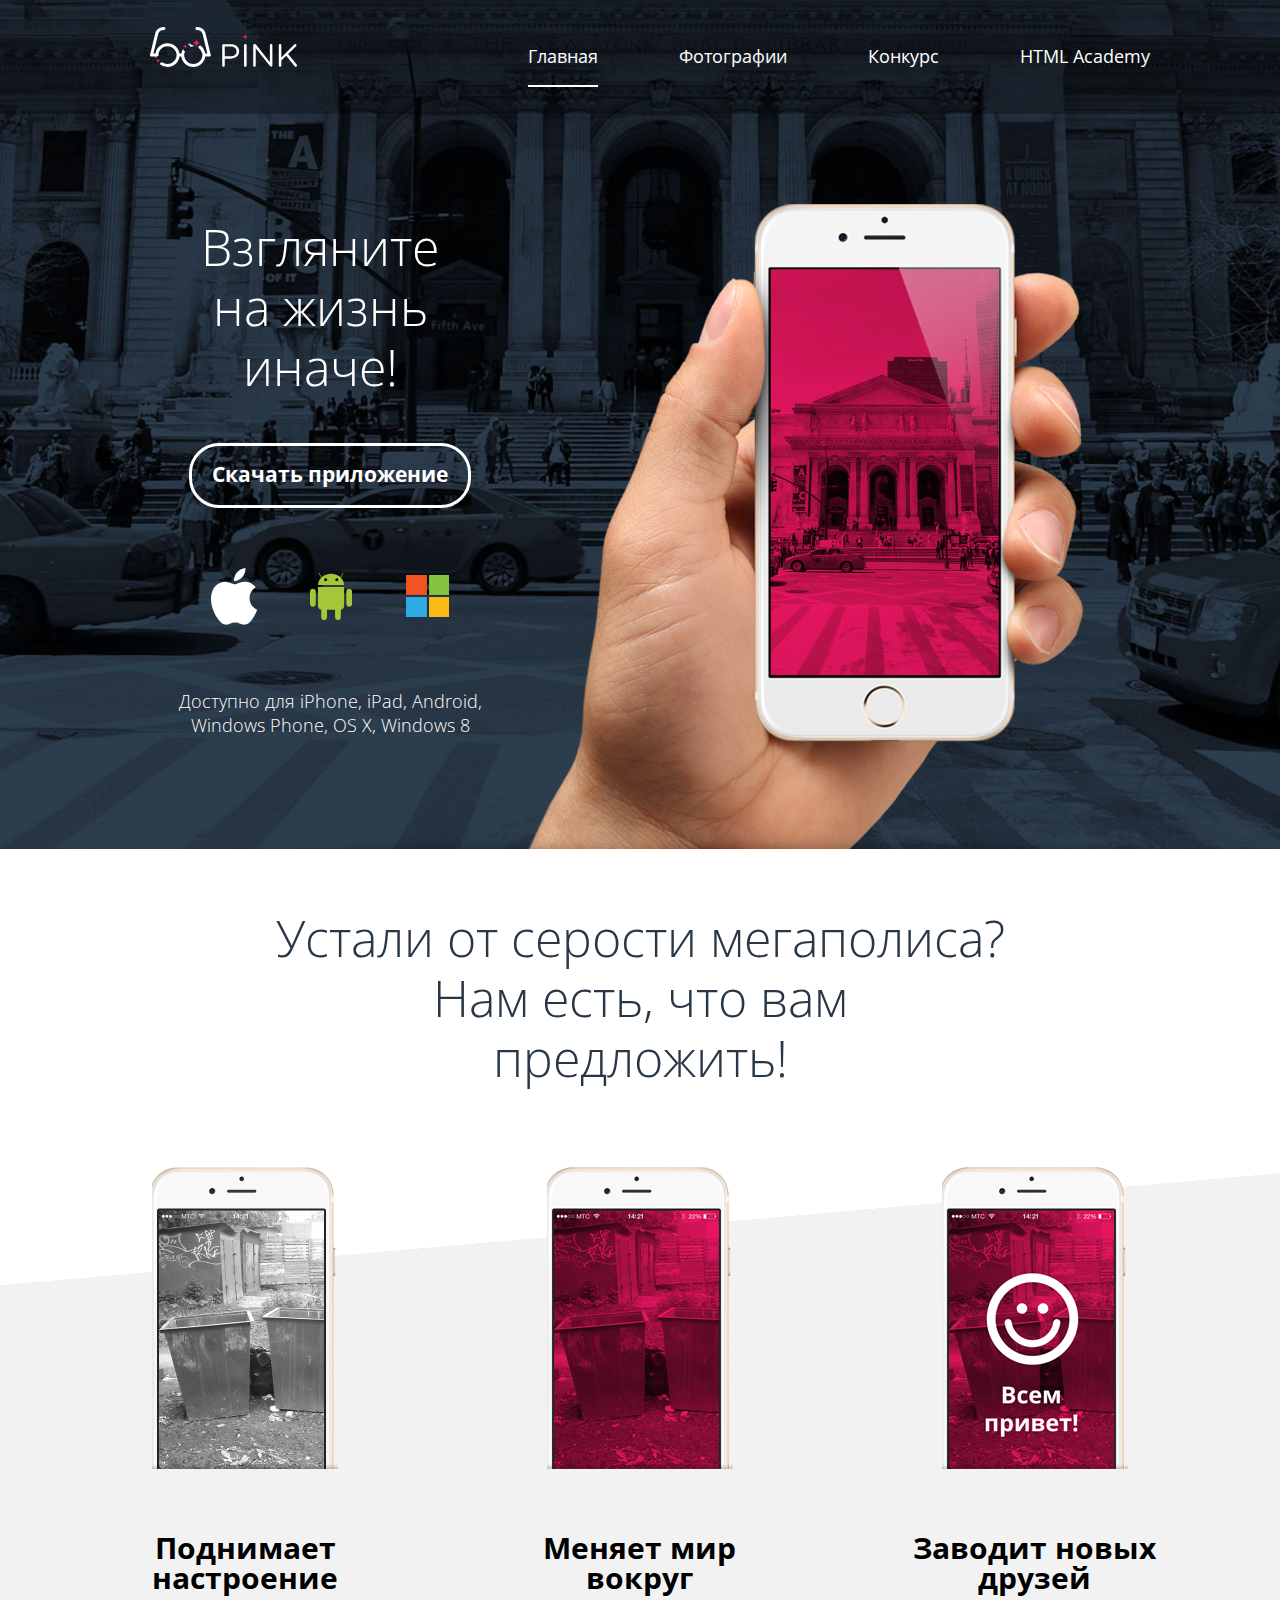
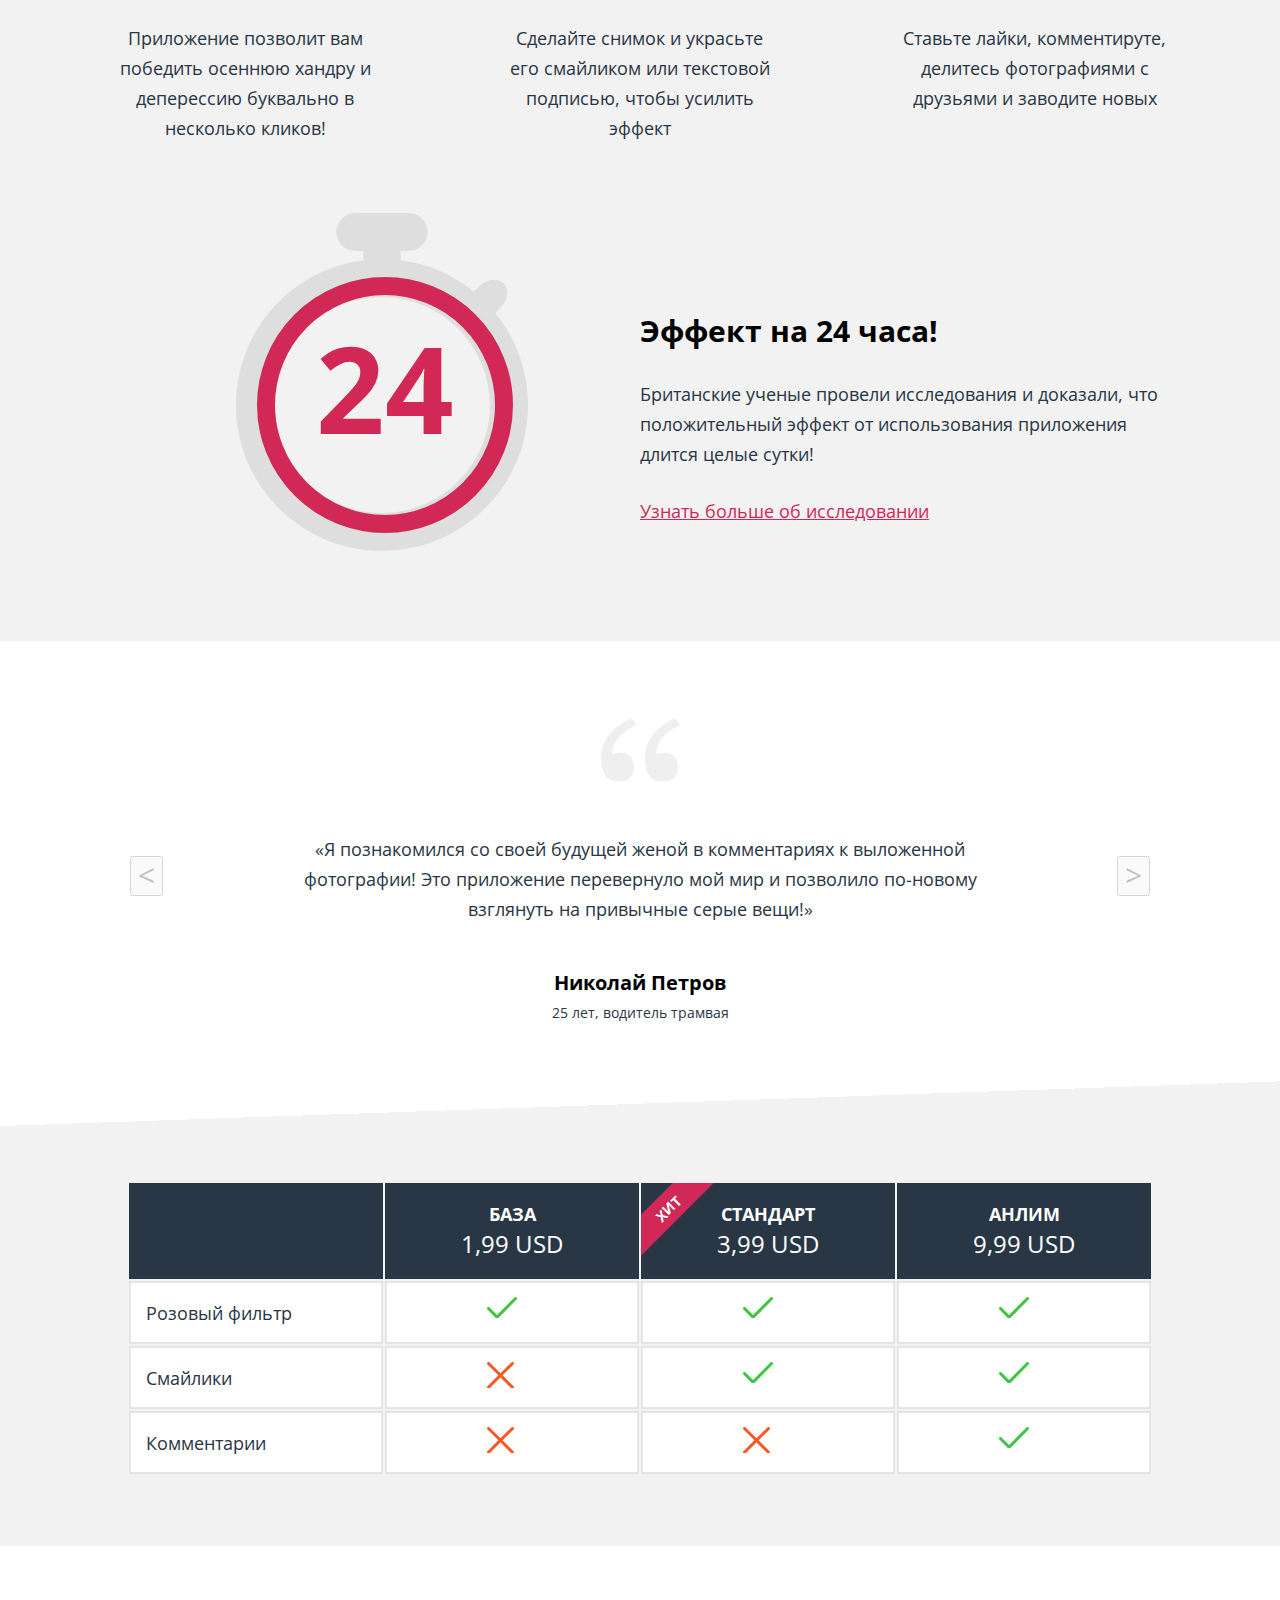
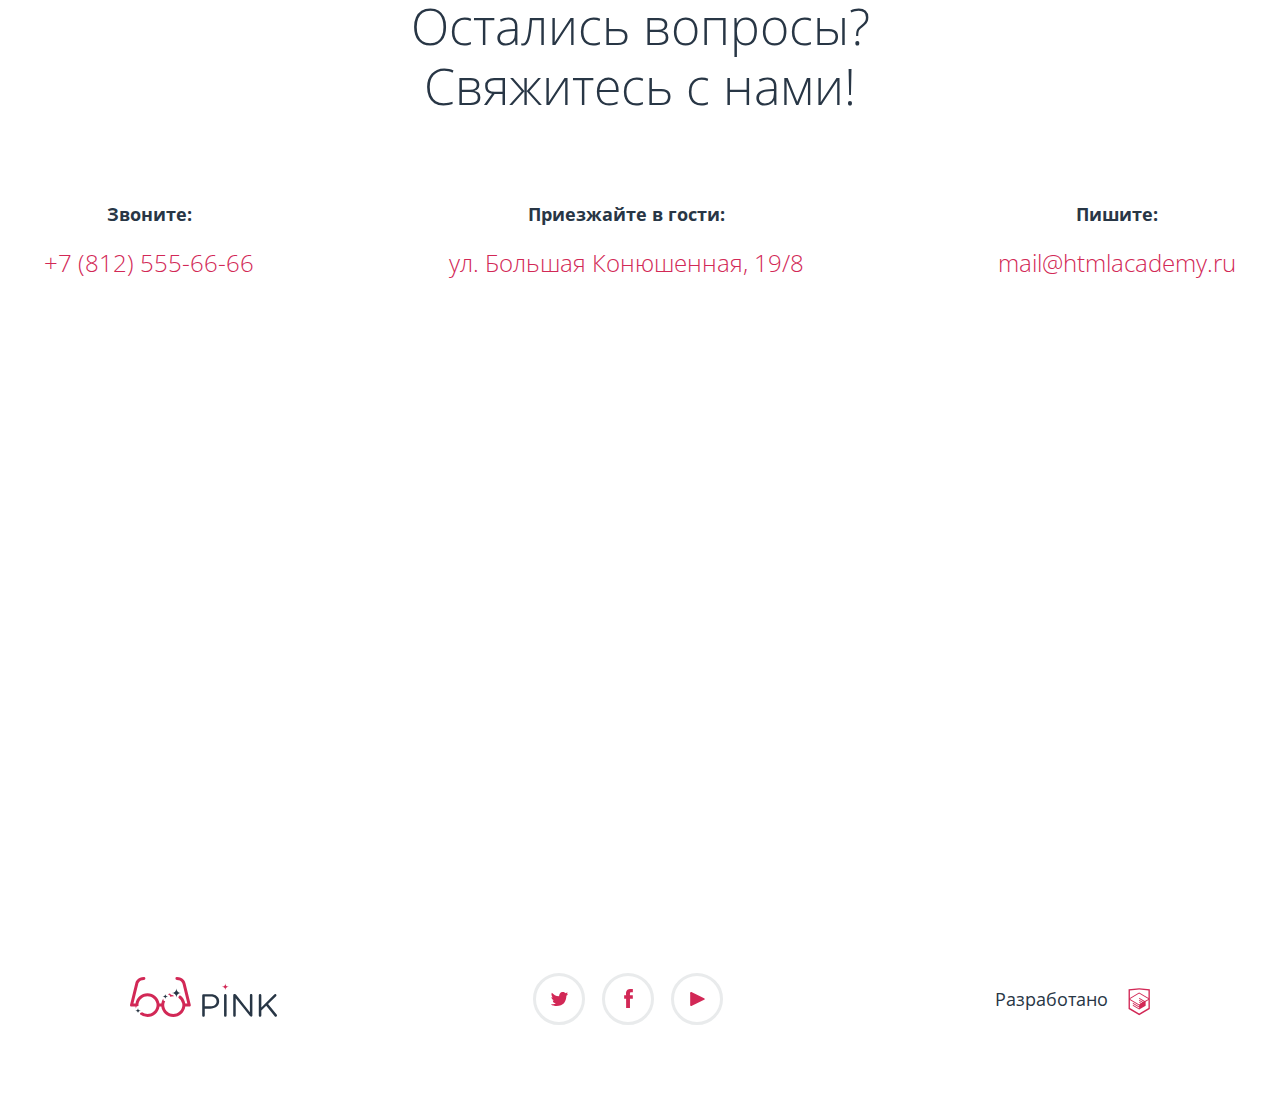
<file: index.html>
<!DOCTYPE html>
<html lang="ru">
  <head>
    <meta charset="utf-8">
    <title>HTML Academy: Пинк</title>
    <meta name="viewport" content="width=device-width,initial-scale=1">
    <meta name="format-detection" content="telephone=no">
    <link href="css/style.min.css" rel="stylesheet">
    <link href="https://fonts.googleapis.com/css2?family=Open+Sans:wght@300;400;700&display=swap" rel="stylesheet">
  </head>
  <body>

    <div style="display: none">
      <svg xmlns="http://www.w3.org/2000/svg" xmlns:xlink="http://www.w3.org/1999/xlink">
        <symbol id="icon-android" viewbox="0 0 42.084 47.041">
          <path fill="#A4C639" d="M34.144,14.009H7.945c-0.009,0.11-0.018,0.22-0.018,0.333v18.755c0,1.926,1.457,3.49,3.316,3.627v7.43 c0,1.594,1.291,2.885,2.885,2.885c1.593,0,2.885-1.291,2.885-2.885v-7.42h8.058v7.42c0,1.594,1.291,2.885,2.885,2.885 c1.595,0,2.886-1.291,2.886-2.885v-7.434c1.858-0.137,3.315-1.701,3.315-3.627V14.342C34.157,14.229,34.153,14.119,34.144,14.009z"></path>
          <path id="c-4-9-2-9-2-9" fill="#A4C639" d="M2.886,15.679L2.886,15.679c1.593,0,2.886,1.292,2.886,2.885v12.378 c0,1.595-1.292,2.886-2.886,2.886l0,0C1.292,33.828,0,32.537,0,30.942V18.564C0,16.97,1.292,15.679,2.886,15.679z"></path>
          <path id="c-4-1-7-3-8-4" fill="#A4C639" d="M39.198,15.679L39.198,15.679c1.595,0,2.886,1.292,2.886,2.885v12.378 c0,1.595-1.291,2.886-2.886,2.886l0,0c-1.594,0-2.885-1.291-2.885-2.886V18.564C36.313,16.97,37.604,15.679,39.198,15.679z"></path>
          <path fill="#A4C639" d="M8.03,11.967h26.026c-0.039-2.783-1.234-5.322-3.187-7.275l2.446-4.235c0.082-0.146,0.031-0.331-0.112-0.415 c-0.146-0.084-0.331-0.034-0.415,0.111L30.416,4.26c-2.052-1.853-6.249-3.4-9.374-3.4l0,0c-3.016,0-7.322,1.547-9.374,3.4 L9.296,0.152C9.213,0.007,9.027-0.042,8.881,0.041C8.736,0.125,8.686,0.311,8.77,0.456l2.445,4.235 C9.265,6.645,8.068,9.184,8.03,11.967z M25.323,6.804c-0.002-0.805,0.664-1.46,1.488-1.462c0.826-0.002,1.494,0.648,1.498,1.454 c0,0.002,0,0.005,0,0.008c0.002,0.805-0.664,1.46-1.49,1.462c-0.823,0.002-1.493-0.649-1.496-1.454 C25.323,6.81,25.323,6.807,25.323,6.804z M14.18,6.804c-0.001-0.805,0.665-1.46,1.489-1.462c0.824-0.002,1.494,0.648,1.497,1.454 c0,0.002,0,0.005,0,0.008c0.002,0.805-0.664,1.46-1.488,1.462c-0.825,0.002-1.495-0.649-1.498-1.454 C14.18,6.81,14.18,6.807,14.18,6.804z"></path>
        </symbol>
        <symbol id="icon-apple" viewbox="0 0 46.21 56.753">
          <path fill="#FFFFFF" d="M38.593,30.15c0.081,8.59,7.535,11.447,7.617,11.483c-0.062,0.202-1.19,4.073-3.927,8.072 c-2.365,3.457-4.82,6.901-8.688,6.973c-3.799,0.07-5.021-2.253-9.365-2.253c-4.344,0-5.702,2.182-9.298,2.32 c-3.733,0.142-6.576-3.739-8.961-7.184c-4.875-7.046-8.598-19.91-3.597-28.593c2.484-4.313,6.925-7.043,11.743-7.114 c3.666-0.069,7.126,2.466,9.366,2.466c2.241,0,6.444-3.049,10.865-2.601c1.85,0.077,7.044,0.747,10.38,5.629 C44.459,19.519,38.531,22.971,38.593,30.15 M31.453,9.062C33.435,6.662,34.769,3.323,34.405,0c-2.857,0.115-6.312,1.904-8.36,4.302 c-1.837,2.123-3.445,5.521-3.011,8.778C26.218,13.326,29.47,11.461,31.453,9.062"></path>
        </symbol>
        <symbol id="icon-microsoft" viewbox="0 0 43.922 41.992">
          <g>
            <path id="path5058" fill="#F05423" d="M20.874,19.953H0V0h20.874V19.953z"></path>
            <path id="path5060" fill="#84C441" d="M43.922,19.953H23.049V0h20.873V19.953z"></path>
            <path id="path5062" fill="#2DABE2" d="M20.873,41.992H0V22.04h20.873V41.992z"></path>
            <path id="path5064" fill="#F9BC15" d="M43.922,41.992H23.049V22.04h20.873V41.992z"></path>
          </g>
        </symbol>
        <symbol id="icon-twitter" viewBox="0 0 17.5 14.663">
          <g id="W6EeEF_1_">
            <g>
              <path fill-rule="evenodd" clip-rule="evenodd" d="M11.283,0.153c1.736-0.485,3.074,0.263,3.685,1.151 c0.694-0.226,1.372-0.47,2.072-0.691c-0.004,0.841-0.538,1.478-0.883,1.727C16.861,2.506,17.5,1.86,17.5,1.86 c-0.175,0.976-1.035,1.746-1.611,1.977C15.65,10.429,12.617,14.793,5.507,14.66c-0.538,0,0.077,0-0.46,0 c-0.422,0-4.29-0.45-5.047-1.843c2.341,0.192,4.011-0.412,4.835-1.15c-0.989-0.293-2.761-0.464-3.07-2.881 c0.362,0.105,0.583,0.223,1.228,0.117C1.757,8.067,0.385,7.366,0.461,5.218c0.294,0.32,1.1,0.523,1.381,0.461 c-0.725-0.235-2.03-3.281-0.921-4.836C2.794,2.654,4.769,4.364,8.29,4.528C8.506,2.288,9.461,0.787,11.283,0.153z"></path>
            </g>
          </g>
        </symbol>
        <symbol id="icon-youtube" viewBox="0 0 14.64 13.96">
          <path d="M1.775,13.78C0.799,14.257,0,13.758,0,12.671V1.29c0-1.088,0.799-1.585,1.775-1.109l12.133,5.932 c0.975,0.478,0.975,1.258,0,1.736L1.775,13.78z"></path>
        </symbol>
        <symbol id="icon-fb" viewBox="0 0 8.673 18.944">
          <path d="M6.275,3.357c0.799,0,1.599,0,2.398,0c0-1.119,0-2.238,0-3.357c-0.959,0-1.92,0-2.878,0C2.656,0.181,1.54,2.387,1.948,6.115 H0v3.517h1.958c0,3.104,0,6.208,0,9.312c1.279,0,2.558,0,3.837,0c0-3.104,0-6.208,0-9.312h2.857V6.115H5.786 C5.765,5.07,5.75,3.709,6.275,3.357z"></path>
        </symbol>
        <symbol id="icon-htmlacademy" viewbox="0 0 50 50">
          <path d="M30.2 5H30L10.3 7.1v36.2L30 55l19.7-11.7V7.1L30.2 5zm17 36.8L30 52 12.8 41.8V27l17.1 10.2V39l-11.7-7v1.8L30 40.9v1.9l-11.8-7v1.8l11.8 7 11.9-7.1v-7.6l5.3-3.2v15.1zm-.1-17l-4.7 2.8-2.2 1.3-10.3-6.1v1.8l8.8 5.3h-.1l-.2.1-1.3.7-7.3-4.3v1.8l5.8 3.4-1.4.9-4.3-2.6v1.8l2.9 1.7-2.9 1.7-17-10.1 17-10.2 17.2 10zm.1-1.8L29.9 12.8 12.8 23V9.4L30 7.6l17.2 1.8V23z">
          </path>
        </symbol>
      </svg>
    </div>

    <div class="wrapper">
      <header class="header">
        <div class="header__menu">
        <a class="header__logo" href="index.html">
          <picture>
            <source media="(min-width: 1200px)" srcset="img/logo-pink-white-desktop.svg">
            <source media="(min-width: 700px)" srcset="img/logo-pink-white-tablet.svg">
            <img class="header__logo-image" src="img/logo-pink-white-mobile.svg" width="75" height="22" alt="Pink logo">
          </picture>
        </a>
        <nav class="site-nav site-nav--closed site-nav--nojs">
          <button class="site-nav__toggle" type="button"><span class="visually-hidden">Открыть меню</span></button>
          <ul class="site-nav__list">
            <li class="site-nav__item"><a href="index.html" class="site-nav__link site-nav__link--active">Главная</a>
            </li>
            <li class="site-nav__item"><a href="photo.html" class="site-nav__link">Фотографии</a>
            </li>
            <li class="site-nav__item"><a href="form.html" class="site-nav__link">Конкурс</a>
            </li>
            <li class="site-nav__item"><a href="https://htmlacademy.ru" class="site-nav__link">HTML Academy</a>
            </li>
          </ul>
        </nav>
      </div>
        <div class="header__promo">
          <h1 class="header__title">Взгляните на жизнь иначе!</h1>
          <section class="promo-block">
            <div class="promo-block__wrapper">
              <a href="#" class="promo-block__download-button">Скачать приложение</a>
              <ul class="promo-block__download-icons">
                <li class="promo-block__apple-icon">
                  <svg class="promo-block__icon" width="46.21px" height="56.753px">
                    <use xlink:href="#icon-apple"></use>
                  </svg>
                </li>
                <li class="promo-block__android-icon">
                  <svg class="promo-block__icon" width="42.084px" height="47.041px">
                    <use xlink:href="#icon-android"></use>
                  </svg>
                </li>
                <li class="promo-block__microsoft-icon">
                  <svg class="promo-block__icon" width="43.922px" height="41.992px">
                    <use xlink:href="#icon-microsoft"></use>
                  </svg>
                </li>
              </ul>
              <p class="promo-block__download-description">Доступно для iPhone, iPad, Android, Windows Phone, OS X, Windows 8</p>
            </div>
          </section>
        </div>
      </header>
      <main class="main">

        <section class="advantages">
          <h2 class="advantages__title">Устали от серости мегаполиса?</h2>
          <h2 class="advantages__title advantages__title--last">Нам есть, что вам предложить!</h2>
          <ul class="advantages__list">
            <div class="advantages__list--inner">
              <li class="advantages__item">
                <h3 class="advantages__name advantages__item--smile">Поднимает настроение</h3>
                <p class="advantages__description">Приложение позволит вам победить осеннюю хандру и деперессию буквально в несколько кликов!</p>
              </li>
              <li class="advantages__item advantages__item--world">
                <h3 class="advantages__name">Меняет мир вокруг</h3>
                <p class="advantages__description"> Сделайте снимок и украсьте его смайликом или текстовой подписью, чтобы усилить эффект</p>
              </li>
              <li class="advantages__item advantages__item--friends">
                <h3 class="advantages__name">Заводит новых друзей</h3>
                <p class="advantages__description">Ставьте лайки, комментируте, делитесь фотографиями с друзьями и заводите новых</p>
              </li>
            </div>
            <li class="advantages__item advantages__item--time">
              <div class="advantages__item--inner">
                <h3 class="advantages__name">Эффект на 24 часа!</h3>
                <p class="advantages__description">Британские ученые провели исследования и доказали, что положительный эффект от использования приложения длится целые сутки!</p>
                <a class="advantages__link" href="#">Узнать больше об исследовании</a>
              </div>
            </li>
          </ul>
        </section>
        <section class="reviews">
          <div class="reviews__list">
            <article class="reviews__item reviews__item--active">
              <h3 class="reviews__author">Николай Петров
                <span class="reviews__author-description">25 лет, водитель трамвая</span></h3>
              <p class="reviews__text">«Я познакомился со своей будущей женой в
                комментариях к выложенной фотографии! Это приложение перевернуло мой мир и позволило по-новому взглянуть на
                привычные серые вещи!»</p>
            </article>
            <article class="reviews__item">
              <h3 class="reviews__author">Игорь Василенок
                <span class="reviews__author-description">25 лет, водитель автобуса</span></h3>
              <p class="reviews__text">«Это приложение перевернуло мой мир и позволило по-новому взглянуть на
                привычные серые вещи! Лучше приложения не видел!»</p>
            </article>
            <article class="reviews__item">
              <h3 class="reviews__author">Иван Иванов
                <span class="reviews__author-description">29 лет, инженер</span></h3>
              <p class="reviews__text">«Это просто невероятно!»</p>
            </article>
          </div>
          <div class="reviews__buttons">
            <button class="reviews__btn reviews__btn--previous" id="previous">&lt;</button>
            <button class="reviews__btn reviews__btn--next" id="next">&gt;</button>
            <div class="reviews__radio-wrapper">
              <input class="reviews__switcher" type="radio" name="review" id="review-radio-1">
              <input class="reviews__switcher" type="radio" name="review" id="review-radio-2" checked="">
              <input class="reviews__switcher" type="radio" name="review" id="review-radio-3">
              <label class="slider__btn" for="price-radio-1">1</label>
              <label class="slider__btn slide__btn--active" for="review-radio-2">2</label>
              <label class="slider__btn" for="price-radio-3">3</label>
            </div>
          </div>
        </section>
        <section class="price">
          <div class="price__wrapper">
          <input class="price__switcher" type="radio" name="price" id="price-radio-1">
          <input class="price__switcher" type="radio" name="price" id="price-radio-2" checked="">
          <input class="price__switcher" type="radio" name="price" id="price-radio-3">
          <table class="price__list">
            <thead class="price__list-head">
              <tr>
                <th class="price__value price__value--empty"></th>
                <th class="price__value">База<p>1,99 USD</p></th>
                <th class="price__value price__value--hit">Стандарт<p>3,99 USD</p></th>
                <th class="price__value">Анлим<p>9,99 USD</p></th>
              </tr>
            </thead>
            <tbody class="price__list-body">
              <tr>
                <td class="price__field price__field--empty price__field--fill">Розовый фильтр</td>
                <td class="price__field price__field--ok">Розовый фильтр</td>
                <td class="price__field price__field--ok">Розовый фильтр</td>
                <td class="price__field price__field--ok">Розовый фильтр</td>
              </tr>
              <tr>
                <td class="price__field price__field--empty price__field--fill">Смайлики</td>
                <td class="price__field price__field--cancel">Смайлики</td>
                <td class="price__field price__field--ok">Смайлики</td>
                <td class="price__field price__field--ok">Смайлики</td>
              </tr>
              <tr>
                <td class="price__field price__field--empty price__field--fill">Комментарии</td>
                <td class="price__field price__field--cancel">Комментарии</td>
                <td class="price__field price__field--cancel">Комментарии</td>
                <td class="price__field price__field--ok">Комментарии</td>
              </tr>
            </tbody>
          </table>
          <div class="slider slider-items--none price__nav">
            <label class="slider__btn" for="price-radio-1">1</label>
            <label class="slider__btn slider-items__btn--active" for="price-radio-2">2</label>
            <label class="slider__btn" for="price-radio-3">3</label>
          </div>
        </div>
        </section>

      </main>
      <footer class="footer">
        <section class="footer__contacts contacts">
          <div class="contacts__wrapper">
            <h2 class="contacts__title">Остались вопросы?
              Свяжитесь с нами!</h2>
            <div class="contacts__items">
              <div class="contacts__item">
                <p class="contacts__item-title">Звоните:</p>
                <p class="contacts__item-info">+7 (812) 555-66-66</p>
              </div>
              <div class="contacts__item">
                <p class="contacts__item-title">Приезжайте в гости:</p>
                <p class="contacts__item-info">ул. Большая
                  Конюшенная, 19/8</p>
              </div>
              <div class="contacts__item">
                <p class="contacts__item-title">Пишите:</p>
                <p class="contacts__item-info contacts__item-info--mail">mail@htmlacademy.ru</p>
              </div>
            </div>
          </div>
          <div class="contacts__map" id="map">
            <span class="visually-hidden">Карта</span>
              <script src="https://api-maps.yandex.ru/2.1/?lang=ru_RU&amp;apikey=e8de7724-4389-4305-9e95-dcaf82fd0420" type="text/javascript"></script>
          </div>
        </section>
        <div class="footer__container">
          <a href="#" class="footer__logo">
            <img class="footer__logo-image" src="img/logo-pink-blue-desktop.svg" width="147" height="40" alt="PINK">
          </a>
          <div class="footer__social social">
            <ul class="social__list">
              <li class="social__item">
                <a class="social__link social__link--twitter" href="https://twitter.com"><span class="visually-hidden">Мы в твиттер</span>
                  <svg class="social__icon social__icon--twitter" width="17" height="18">
                    <use xlink:href="#icon-twitter"></use>
                  </svg>
                </a>
              </li>
              <li class="social__item">
                <a class="social__link social__link--facebook" href="https://www.facebook.com/htmlacademy">
                  <span class="visually-hidden">Мы в Фейсбуке</span>
                  <svg class="social__icon social__icon--fb" width="9" height="19">
                    <use xlink:href="#icon-fb"></use>
                  </svg>
                </a>
              </li>
              <li class="social__item">
                <a class="social__link social__link--youtube" href="https://www.youtube.com">
                  <span class="visually-hidden">Мы в YouTube</span>
                  <svg class="social__icon social__icon--youtube" width="15" height="14">
                    <use xlink:href="#icon-youtube"></use>
                  </svg>
                </a>
              </li>
            </ul>
          </div>
          <div class="footer__copyright copyright">
            <a class="copyright__link" href="https://htmlacademy.ru/intensive/adaptive">
              <span>Разработано</span>
              <svg class="copyriht__icon" width="27" height="34">
                <use xlink:href="#icon-htmlacademy"></use>
              </svg>
            </a>
          </div>
        </div>
      </footer>
    </div>
    <script src="js/menu.js"></script>
    <script src="js/map.js"></script>
    <script src="js/slider.js"></script>
  </body>
</html>
</file>
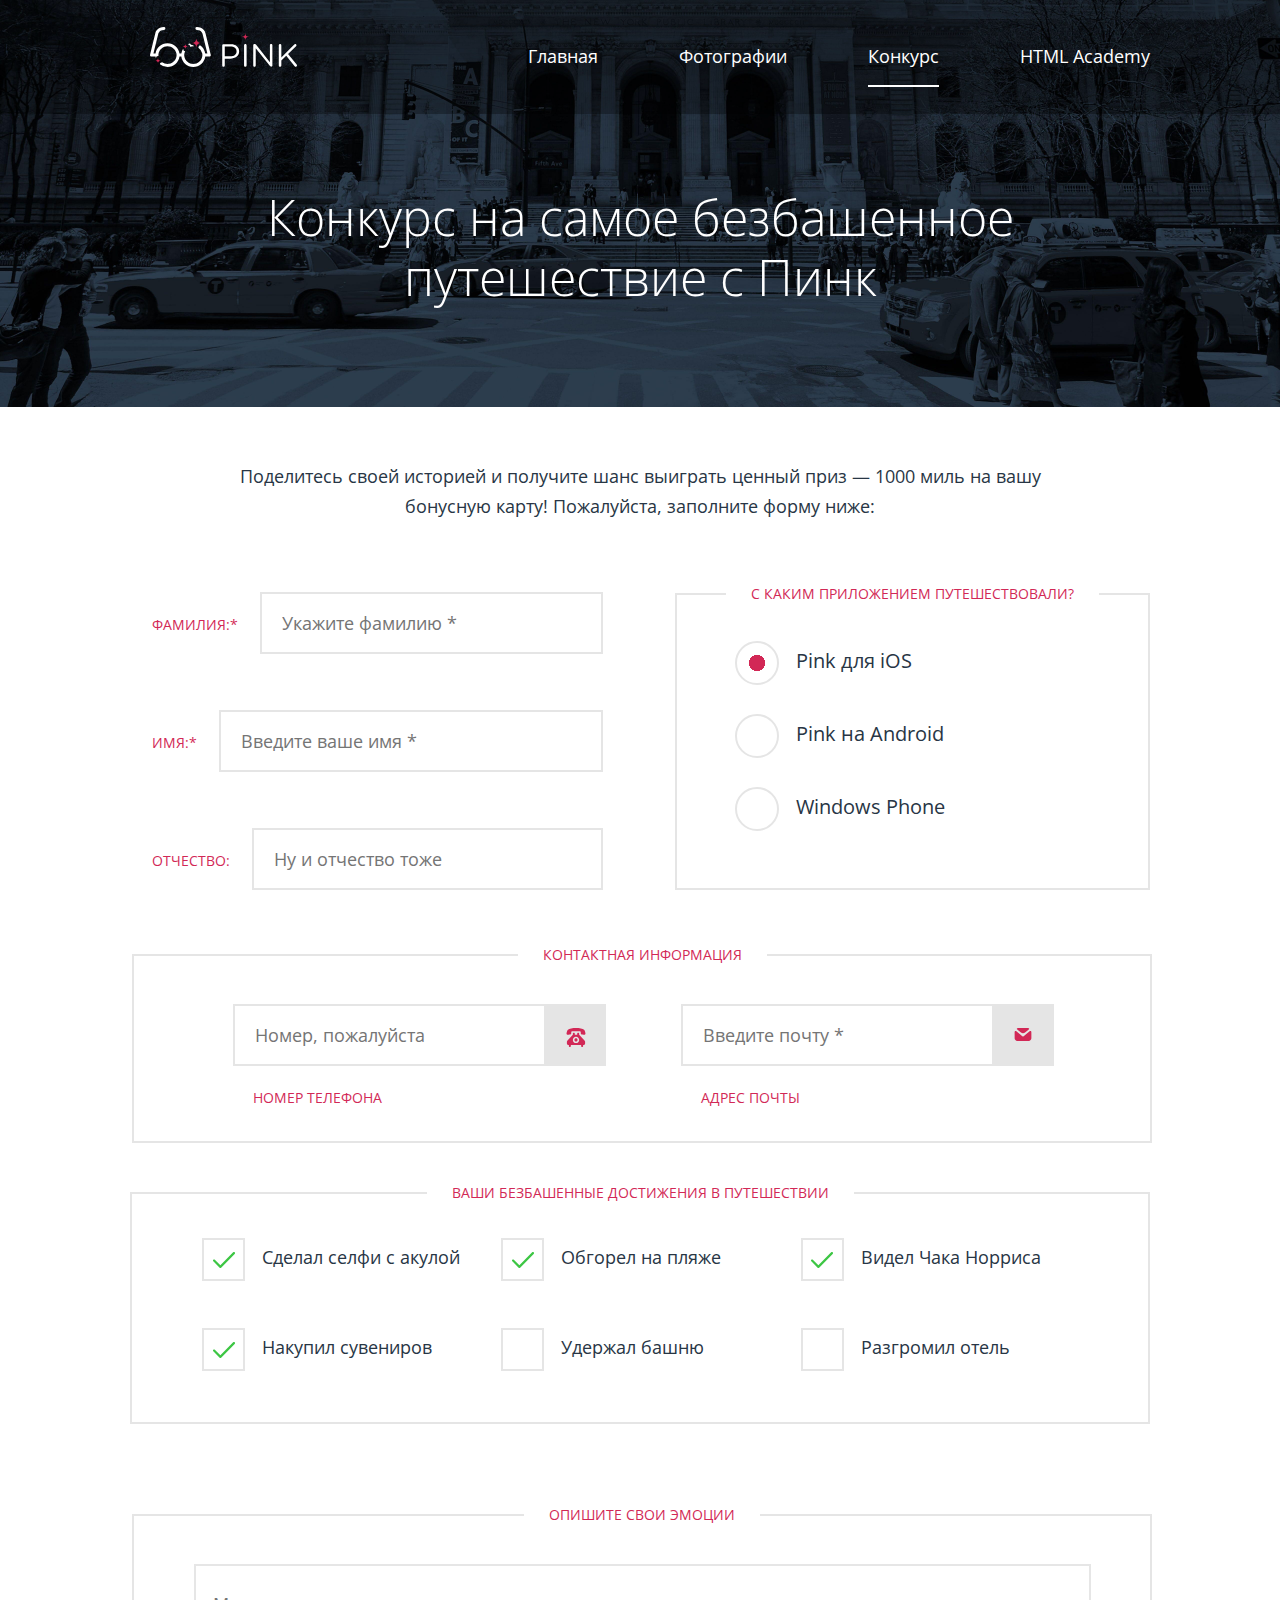
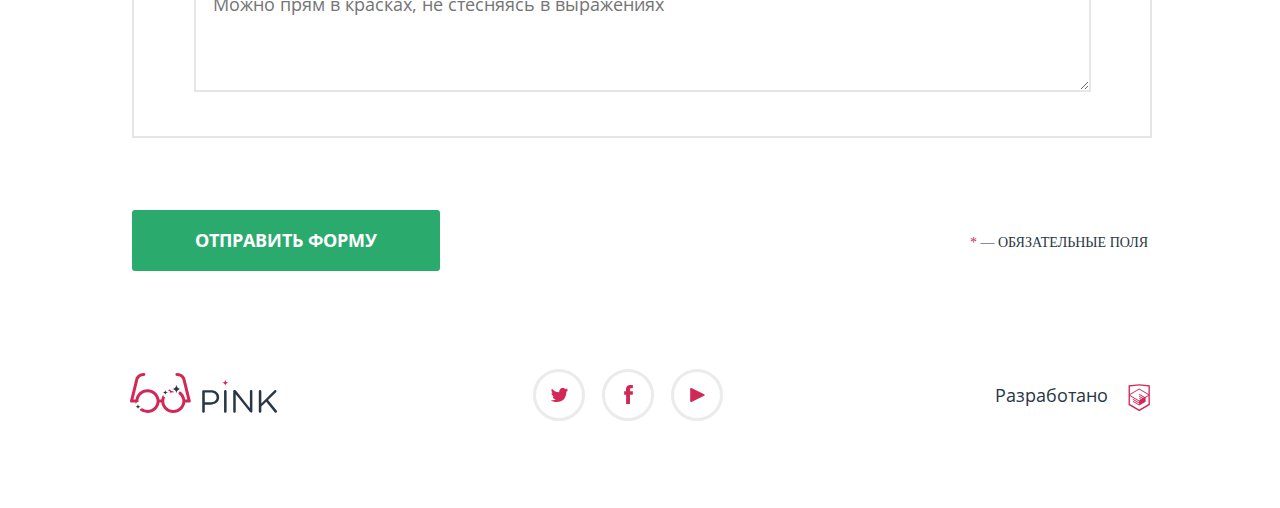
<file: form.html>
<!DOCTYPE html>
<html lang="ru">
  <head>
    <meta charset="utf-8">
    <title>HTML Academy: Пинк - Конкурс</title>
    <meta name="viewport" content="width=device-width,initial-scale=1">
    <meta name="format-detection" content="telephone=no">
    <link href="css/style.min.css" rel="stylesheet">
    <link href="https://fonts.googleapis.com/css2?family=Open+Sans:wght@300;400;700&display=swap" rel="stylesheet">
  </head>
  <body>
    <div style="display: none">
      <svg xmlns="http://www.w3.org/2000/svg" xmlns:xlink="http://www.w3.org/1999/xlink">
        <symbol id="icon-android" viewbox="0 0 42.084 47.041">
          <path fill="#A4C639" d="M34.144,14.009H7.945c-0.009,0.11-0.018,0.22-0.018,0.333v18.755c0,1.926,1.457,3.49,3.316,3.627v7.43 c0,1.594,1.291,2.885,2.885,2.885c1.593,0,2.885-1.291,2.885-2.885v-7.42h8.058v7.42c0,1.594,1.291,2.885,2.885,2.885 c1.595,0,2.886-1.291,2.886-2.885v-7.434c1.858-0.137,3.315-1.701,3.315-3.627V14.342C34.157,14.229,34.153,14.119,34.144,14.009z"></path>
          <path id="c-4-9-2-9-2-9" fill="#A4C639" d="M2.886,15.679L2.886,15.679c1.593,0,2.886,1.292,2.886,2.885v12.378 c0,1.595-1.292,2.886-2.886,2.886l0,0C1.292,33.828,0,32.537,0,30.942V18.564C0,16.97,1.292,15.679,2.886,15.679z"></path>
          <path id="c-4-1-7-3-8-4" fill="#A4C639" d="M39.198,15.679L39.198,15.679c1.595,0,2.886,1.292,2.886,2.885v12.378 c0,1.595-1.291,2.886-2.886,2.886l0,0c-1.594,0-2.885-1.291-2.885-2.886V18.564C36.313,16.97,37.604,15.679,39.198,15.679z"></path>
          <path fill="#A4C639" d="M8.03,11.967h26.026c-0.039-2.783-1.234-5.322-3.187-7.275l2.446-4.235c0.082-0.146,0.031-0.331-0.112-0.415 c-0.146-0.084-0.331-0.034-0.415,0.111L30.416,4.26c-2.052-1.853-6.249-3.4-9.374-3.4l0,0c-3.016,0-7.322,1.547-9.374,3.4 L9.296,0.152C9.213,0.007,9.027-0.042,8.881,0.041C8.736,0.125,8.686,0.311,8.77,0.456l2.445,4.235 C9.265,6.645,8.068,9.184,8.03,11.967z M25.323,6.804c-0.002-0.805,0.664-1.46,1.488-1.462c0.826-0.002,1.494,0.648,1.498,1.454 c0,0.002,0,0.005,0,0.008c0.002,0.805-0.664,1.46-1.49,1.462c-0.823,0.002-1.493-0.649-1.496-1.454 C25.323,6.81,25.323,6.807,25.323,6.804z M14.18,6.804c-0.001-0.805,0.665-1.46,1.489-1.462c0.824-0.002,1.494,0.648,1.497,1.454 c0,0.002,0,0.005,0,0.008c0.002,0.805-0.664,1.46-1.488,1.462c-0.825,0.002-1.495-0.649-1.498-1.454 C14.18,6.81,14.18,6.807,14.18,6.804z"></path>
        </symbol>
        <symbol id="icon-apple" viewbox="0 0 46.21 56.753">
          <path fill="#FFFFFF" d="M38.593,30.15c0.081,8.59,7.535,11.447,7.617,11.483c-0.062,0.202-1.19,4.073-3.927,8.072 c-2.365,3.457-4.82,6.901-8.688,6.973c-3.799,0.07-5.021-2.253-9.365-2.253c-4.344,0-5.702,2.182-9.298,2.32 c-3.733,0.142-6.576-3.739-8.961-7.184c-4.875-7.046-8.598-19.91-3.597-28.593c2.484-4.313,6.925-7.043,11.743-7.114 c3.666-0.069,7.126,2.466,9.366,2.466c2.241,0,6.444-3.049,10.865-2.601c1.85,0.077,7.044,0.747,10.38,5.629 C44.459,19.519,38.531,22.971,38.593,30.15 M31.453,9.062C33.435,6.662,34.769,3.323,34.405,0c-2.857,0.115-6.312,1.904-8.36,4.302 c-1.837,2.123-3.445,5.521-3.011,8.778C26.218,13.326,29.47,11.461,31.453,9.062"></path>
        </symbol>
        <symbol id="icon-microsoft" viewbox="0 0 43.922 41.992">
          <g>
            <path id="path5058" fill="#F05423" d="M20.874,19.953H0V0h20.874V19.953z"></path>
            <path id="path5060" fill="#84C441" d="M43.922,19.953H23.049V0h20.873V19.953z"></path>
            <path id="path5062" fill="#2DABE2" d="M20.873,41.992H0V22.04h20.873V41.992z"></path>
            <path id="path5064" fill="#F9BC15" d="M43.922,41.992H23.049V22.04h20.873V41.992z"></path>
          </g>
        </symbol>
        <symbol id="icon-twitter" viewBox="0 0 17.5 14.663">
          <g id="W6EeEF_1_">
            <g>
              <path fill-rule="evenodd" clip-rule="evenodd" d="M11.283,0.153c1.736-0.485,3.074,0.263,3.685,1.151 c0.694-0.226,1.372-0.47,2.072-0.691c-0.004,0.841-0.538,1.478-0.883,1.727C16.861,2.506,17.5,1.86,17.5,1.86 c-0.175,0.976-1.035,1.746-1.611,1.977C15.65,10.429,12.617,14.793,5.507,14.66c-0.538,0,0.077,0-0.46,0 c-0.422,0-4.29-0.45-5.047-1.843c2.341,0.192,4.011-0.412,4.835-1.15c-0.989-0.293-2.761-0.464-3.07-2.881 c0.362,0.105,0.583,0.223,1.228,0.117C1.757,8.067,0.385,7.366,0.461,5.218c0.294,0.32,1.1,0.523,1.381,0.461 c-0.725-0.235-2.03-3.281-0.921-4.836C2.794,2.654,4.769,4.364,8.29,4.528C8.506,2.288,9.461,0.787,11.283,0.153z"></path>
            </g>
          </g>
        </symbol>
        <symbol id="icon-youtube" viewBox="0 0 14.64 13.96">
          <path d="M1.775,13.78C0.799,14.257,0,13.758,0,12.671V1.29c0-1.088,0.799-1.585,1.775-1.109l12.133,5.932 c0.975,0.478,0.975,1.258,0,1.736L1.775,13.78z"></path>
        </symbol>
        <symbol id="icon-fb" viewBox="0 0 8.673 18.944">
          <path d="M6.275,3.357c0.799,0,1.599,0,2.398,0c0-1.119,0-2.238,0-3.357c-0.959,0-1.92,0-2.878,0C2.656,0.181,1.54,2.387,1.948,6.115 H0v3.517h1.958c0,3.104,0,6.208,0,9.312c1.279,0,2.558,0,3.837,0c0-3.104,0-6.208,0-9.312h2.857V6.115H5.786 C5.765,5.07,5.75,3.709,6.275,3.357z"></path>
        </symbol>
        <symbol id="icon-htmlacademy" viewbox="0 0 50 50">
          <path d="M30.2 5H30L10.3 7.1v36.2L30 55l19.7-11.7V7.1L30.2 5zm17 36.8L30 52 12.8 41.8V27l17.1 10.2V39l-11.7-7v1.8L30 40.9v1.9l-11.8-7v1.8l11.8 7 11.9-7.1v-7.6l5.3-3.2v15.1zm-.1-17l-4.7 2.8-2.2 1.3-10.3-6.1v1.8l8.8 5.3h-.1l-.2.1-1.3.7-7.3-4.3v1.8l5.8 3.4-1.4.9-4.3-2.6v1.8l2.9 1.7-2.9 1.7-17-10.1 17-10.2 17.2 10zm.1-1.8L29.9 12.8 12.8 23V9.4L30 7.6l17.2 1.8V23z">
          </path>
        </symbol>
        <symbol id="icon-heart" viewbox="0 0 12.54 11.99">
          <path class="st0" d="M1.99,5.28C2.19,5.53 4.46,8.12 6.23,10.14L10.55,5.19C10.89,4.82 11.07,4.33 11.07,3.79C11.07,2.51 10.03,1.46 8.74,1.46C8.01,1.46 7.32,1.81 6.84,2.41C6.7,2.58 6.49,2.67 6.26,2.68C6.03,2.68 5.82,2.57 5.68,2.39C5.24,1.8 4.55,1.46 3.79,1.46C2.51,1.46 1.46,2.51 1.46,3.79C1.46,4.47 1.74,4.97 1.97,5.26C1.98,5.27 1.98,5.27 1.99,5.28M6.23,11.99C6.02,11.99 5.82,11.89 5.68,11.74C1.88,7.41 1.04,6.44 0.82,6.16L0.82,6.17C0.29,5.49 0,4.65 0,3.79C0,1.7 1.7,0 3.79,0C4.73,0 5.6,0.32 6.28,0.89C6.97,0.32 7.84,0 8.74,0C10.84,0 12.54,1.7 12.54,3.79C12.54,4.7 12.22,5.55 11.64,6.18L6.78,11.74C6.64,11.89 6.44,11.99 6.23,11.99Z"></path>
        </symbol>
        <symbol id="crop" viewbox="0 0 48 48">
          <path fill="none" d="M0,0h48v48H0V0z"></path>
          <path d="M34,30h4V14c0-2.21-1.79-4-4-4H18v4h16V30z M14,34V2h-4v8H2v4h8v20c0,2.21,1.79,4,4,4h20v8h4v-8h8v-4H14z"></path>
        </symbol>
        <symbol id="fill" viewbox="0 0 48 48">
          <path fill="none" d="M0,0h48v48H0V0z"></path>
          <path d="M33.12,17.88L15.24,0l-2.83,2.83l4.76,4.76L6.88,17.88c-1.17,1.17-1.17,3.07,0,4.24l11,11C18.46,33.71,19.23,34,20,34 s1.54-0.29,2.12-0.88l11-11C34.29,20.95,34.29,19.05,33.12,17.88z M10.41,20L20,10.42L29.59,20H10.41z M38,23c0,0-4,4.33-4,7 c0,2.21,1.79,4,4,4s4-1.79,4-4C42,27.33,38,23,38,23z"></path>
          <rect y="40" width="48" height="3"></rect>
        </symbol>
        <symbol id="contrast" viewbox="-35.422 -7.96 31.92 31.92">
          <path d="M-19.462-3.96c6.595,0,11.96,5.365,11.96,11.96s-5.365,11.96-11.96,11.96S-31.422,14.595-31.422,8 S-26.057-3.96-19.462-3.96 M-19.462-7.96c-8.814,0-15.96,7.145-15.96,15.96c0,8.813,7.146,15.96,15.96,15.96S-3.502,16.813-3.502,8 C-3.502-0.815-10.648-7.96-19.462-7.96L-19.462-7.96z"></path>
          <path d="M-19.462,16.331c4.706,0,8.52-3.813,8.52-8.52c0-4.705-3.813-8.519-8.52-8.519"></path>
        </symbol>
        <symbol id="icon-mail" viewBox="0 0 17.988 13.966">
          <g>
            <g>
              <g>
                <path fill="#d22856" d="M14.914,1.814C16.111,0.816,15.816,0,14.257,0H3.731c-1.56,0-1.854,0.816-0.657,1.814l3.742,3.118 c1.197,0.998,3.158,0.998,4.355,0L14.914,1.814z"></path>
              </g>
              <g>
                <path fill="#d22856" d="M11.913,7.044C10.715,8.042,9.718,8.869,9.695,8.88c0,0,0,0-0.02,0.013 C9.601,8.949,9.523,8.995,9.44,9.029C9.407,9.044,9.374,9.063,9.34,9.077c-0.11,0.034-0.223,0.058-0.335,0.059 c-0.003,0-0.007,0.001-0.01,0.001c0,0,0,0-0.001,0s-0.001,0-0.001,0c-0.003,0-0.007-0.001-0.01-0.001 C8.87,9.134,8.759,9.111,8.648,9.077C8.614,9.063,8.58,9.044,8.548,9.029c-0.083-0.034-0.16-0.08-0.235-0.136C8.293,8.88,8.293,8.88,8.293,8.88c-0.022-0.012-1.02-0.838-2.218-1.836L2.178,3.796C0.979,2.798,0,3.257,0,4.816v6.315 c0,1.56,1.275,2.835,2.835,2.835h12.318c1.56,0,2.835-1.275,2.835-2.835V4.816c0-1.559-0.979-2.018-2.178-1.02L11.913,7.044z"></path>
              </g>
            </g>
          </g>
        </symbol>
        <symbol id="icon-tel" viewbox="0 0 19.697 19.696">
          <path fill="#d22856" d="M9.848,0C6.34,0,2.823,0.628,1.546,1.878c-1.058,1.04-1.412,2.874-1.53,4.035c0,0-0.016,0.115-0.016,0.165 c0,0.454,0.369,0.82,0.819,0.82c0.054,0,2.028-0.161,3.218-0.259c0.029-0.004,0.058-0.008,0.086-0.017 C4.566,6.61,4.924,6.25,4.924,5.803l0.003-1.617c0-0.5,0.407-0.902,0.907-0.902h8.027c0.499,0,0.907,0.402,0.907,0.902l0.003,1.617 c0,0.447,0.356,0.808,0.802,0.82c0.027,0.009,0.056,0.013,0.085,0.017c1.19,0.098,3.164,0.259,3.217,0.259 c0.451,0,0.822-0.366,0.822-0.82c0-0.05-0.018-0.165-0.018-0.165c-0.118-1.161-0.472-2.995-1.53-4.035 C16.873,0.628,13.356,0,9.848,0z M9.848,10.67c-0.908,0-1.643,0.733-1.643,1.64c0,0.907,0.734,1.641,1.643,1.641 c0.906,0,1.641-0.733,1.641-1.641C11.488,11.404,10.754,10.67,9.848,10.67z M8.616,6.975V5.951c0-0.567-0.46-1.026-1.025-1.026 c-0.566,0-1.024,0.459-1.024,1.026v1.024l-5.537,5.913c-0.382,0.376-0.619,0.894-0.619,1.47v1.646c0,0.907,0.734,1.643,1.641,1.643 h0.411v1.023c0,0.568,0.46,1.026,1.026,1.026c0.565,0,1.024-0.458,1.024-1.026v-1.023h10.669v1.023c0,0.568,0.46,1.026,1.025,1.026 c0.567,0,1.026-0.458,1.026-1.026v-1.023h0.411c0.905,0,1.64-0.735,1.64-1.643v-1.646c0-0.576-0.236-1.094-0.618-1.47L13.13,6.975 V5.951c0-0.567-0.459-1.026-1.024-1.026c-0.567,0-1.027,0.459-1.027,1.026v1.024H8.616z M9.848,9.028 c1.814,0,3.282,1.468,3.282,3.282s-1.468,3.282-3.282,3.282c-1.813,0-3.281-1.468-3.281-3.282S8.034,9.028,9.848,9.028z"></path>
        </symbol>
      </svg>
    </div>

    <div class="wrapper">
      <header class="header">
        <div class="header__menu">
        <a class="header__logo" href="index.html">
          <picture>
            <source media="(min-width: 1200px)" srcset="img/logo-pink-white-desktop.svg">
            <source media="(min-width: 700px)" srcset="img/logo-pink-white-tablet.svg">
            <img class="header__logo-image" src="img/logo-pink-white-mobile.svg" width="75" height="22" alt="Pink logo">
          </picture>
        </a>
        <nav class="site-nav site-nav--closed site-nav--nojs">
          <button class="site-nav__toggle" type="button"><span class="visually-hidden">Открыть меню</span></button>
          <ul class="site-nav__list">
            <li class="site-nav__item"><a href="index.html" class="site-nav__link">Главная</a>
            </li>
            <li class="site-nav__item"><a href="photo.html" class="site-nav__link">Фотографии</a>
            </li>
            <li class="site-nav__item"><a href="form.html" class="site-nav__link site-nav__link--active">Конкурс</a>
            </li>
            <li class="site-nav__item"><a href="https://htmlacademy.ru" class="site-nav__link">HTML Academy</a>
            </li>
          </ul>
        </nav>
      </div>
        <div class="header__promo-photo">
          <h1 class="header__title-form">Конкурс на самое безбашенное путешествие с Пинк</h1>
        </div>
      </header>

      <main class="main">
        <form class="form" action="https://echo.htmlacademy.ru" method="POST">
          <p class="form__description">Поделитесь своей историей и получите шанс выиграть ценный приз — 1000 миль на вашу бонусную карту!
            <span>Пожалуйста, заполните форму ниже:</span></p>
          <div class="form__item form__item--info">
            <fieldset class="form__fieldset form__fieldset--info">
              <div class="form__field field">
                <label class="field__label" for="surname">Фамилия:*</label>
                <input class="field__input" type="text" placeholder="Укажите фамилию *" name="surname" id="surname" required="">
              </div>
              <div class="form__field field">
                <label class="field__label" for="name">Имя:*</label>
                <input class="field__input" type="text" placeholder="Введите ваше имя *" name="name" id="name" required="">
              </div>
              <div class="form__field field">
                <label class="field__label" for="patronymic">Отчество:</label>
                <input class="field__input" type="text" placeholder="Ну и отчество тоже" name="patronymic" id="patronymic">
              </div>
            </fieldset>
          </div>

          <div class="form__item form__item--success">
            <fieldset class="form__fieldset form__fieldset--success">
              <legend class="form__legend">Ваши безбашенные достижения в путешествии</legend>
              <div class="form__inner-checkbox">
                <div class="form__checkbox checkbox">
                  <input class="visually-hidden checkbox__input" type="checkbox" id="selfie" checked="">
                  <label class="checkbox__label" for="selfie">Сделал селфи с акулой</label>
                </div>
                <div class="form__checkbox checkbox">
                  <input class="visually-hidden checkbox__input" type="checkbox" id="burn" checked="">
                  <label class="checkbox__label" for="burn">Обгорел на пляже</label>
                </div>
                <div class="form__checkbox checkbox">
                  <input class="visually-hidden checkbox__input" type="checkbox" id="chuck" checked="">
                  <label class="checkbox__label" for="chuck">Видел Чака Норриса</label>
                </div>
                <div class="form__checkbox checkbox">
                  <input class="visually-hidden checkbox__input" type="checkbox" id="souvenirs" checked="">
                  <label class="checkbox__label" for="souvenirs">Накупил сувениров</label>
                </div>
                <div class="form__checkbox checkbox">
                  <input class="visually-hidden checkbox__input" type="checkbox" id="pisa">
                  <label class="checkbox__label" for="pisa">Удержал башню</label>
                </div>
                <div class="form__checkbox checkbox">
                  <input class="visually-hidden checkbox__input" type="checkbox" id="destroy">
                  <label class="checkbox__label" for="destroy">Разгромил отель</label>
                </div>
              </div>
            </fieldset>
          </div>

          <div class="form__item form__item--contacts">
            <fieldset class="form__fieldset form__fieldset--contacts">
              <legend class="form__legend">Контактная информация</legend>
              <div class="form__contacts-wrapper">
              <div class="form__field field">
                <label class="field__label" for="phone">Номер телефона</label>
                <input class="field__input field__input--icon" type="tel" placeholder="Номер, пожалуйста" id="phone" name="phone">
                <div class="field__icon-wrapper">
                  <svg class="field__icon" width="20" height="19">
                    <use xlink:href="#icon-tel"></use>
                  </svg>
                </div>
              </div>
              <div class="form__field field">
                <label class="field__label" for="email">Адрес почты</label>
                <input class="field__input field__input--icon" type="email" placeholder="Введите почту *" id="email" name="email" required="">
                <div class="field__icon-wrapper">
                  <svg class="field__icon" width="18" height="13">
                    <use xlink:href="#icon-mail"></use>
                  </svg>
                </div>
              </div>
            </div>
            </fieldset>
          </div>

          <div class="form__item form__item--apps">
            <fieldset class="form__fieldset form__fieldset--apps">
              <legend class="form__legend">С каким приложением путешествовали?</legend>
              <div class="form__radio radio">
                <input class="visually-hidden radio__input" type="radio" name="app" id="ios" checked="">
                <label class="radio__label" for="ios" tabindex="0">Pink для iOS</label>
              </div>
              <div class="form__radio radio">
                <input class="visually-hidden radio__input" type="radio" name="app" id="android">
                <label class="radio__label" for="android" tabindex="0">Pink на Android</label>
              </div>
              <div class="form__radio radio">
                <input class="visually-hidden radio__input" type="radio" name="app" id="windows">
                <label class="radio__label" for="windows" tabindex="0">Windows Phone</label>
              </div>
            </fieldset>
          </div>

          <div class="form__item form__item--comments">
            <fieldset class="form__fieldset form__fieldset--comments">
              <legend class="form__legend">Опишите свои эмоции</legend>
              <label class="visually-hidden" for="comment">Опишите эмоции</label>
              <textarea class="form__textarea textarea" name="comment" id="comment" placeholder="Можно прям в красках, не стесняясь в выражениях"></textarea>
            </fieldset>
          </div>
          <div class="form__item form__item--container">
            <button class="form__button button" type="submit">Отправить форму</button>
            <p class="form__required-text"><span>*</span> — обязательные поля</p>
          </div>
        </form>

      </main>
      <footer class="footer">
        <div class="footer__container footer__container--visible ">
          <a href="#" class="footer__logo">
            <img class="footer__logo-image" src="img/logo-pink-blue-desktop.svg" width="147" height="40" alt="PINK">
          </a>
          <div class="footer__social social">
            <ul class="social__list">
              <li class="social__item">
                <a class="social__link social__link--twitter" href="https://twitter.com"><span class="visually-hidden">Мы в твиттер</span>
                  <svg class="social__icon social__icon--twitter" width="17" height="18">
                    <use xlink:href="#icon-twitter"></use>
                  </svg>
                </a>
              </li>
              <li class="social__item">
                <a class="social__link social__link--facebook" href="https://www.facebook.com/htmlacademy">
                  <span class="visually-hidden">Мы в Фейсбуке</span>
                  <svg class="social__icon social__icon--fb" width="9" height="19">
                    <use xlink:href="#icon-fb"></use>
                  </svg>
                </a>
              </li>
              <li class="social__item">
                <a class="social__link social__link--youtube" href="https://www.youtube.com">
                  <span class="visually-hidden">Мы в YouTube</span>
                  <svg class="social__icon social__icon--youtube" width="15" height="14">
                    <use xlink:href="#icon-youtube"></use>
                  </svg>
                </a>
              </li>
            </ul>
          </div>
          <div class="footer__copyright copyright">
            <a class="copyright__link" href="https://htmlacademy.ru/intensive/adaptive">
              <span>Разработано</span>
              <svg class="copyriht__icon" width="27" height="34">
                <use xlink:href="#icon-htmlacademy"></use>
              </svg>
            </a>
          </div>
        </div>
      </footer>
    </div>
    <script src="js/menu.js"></script>
  </body>
</html>
</file>
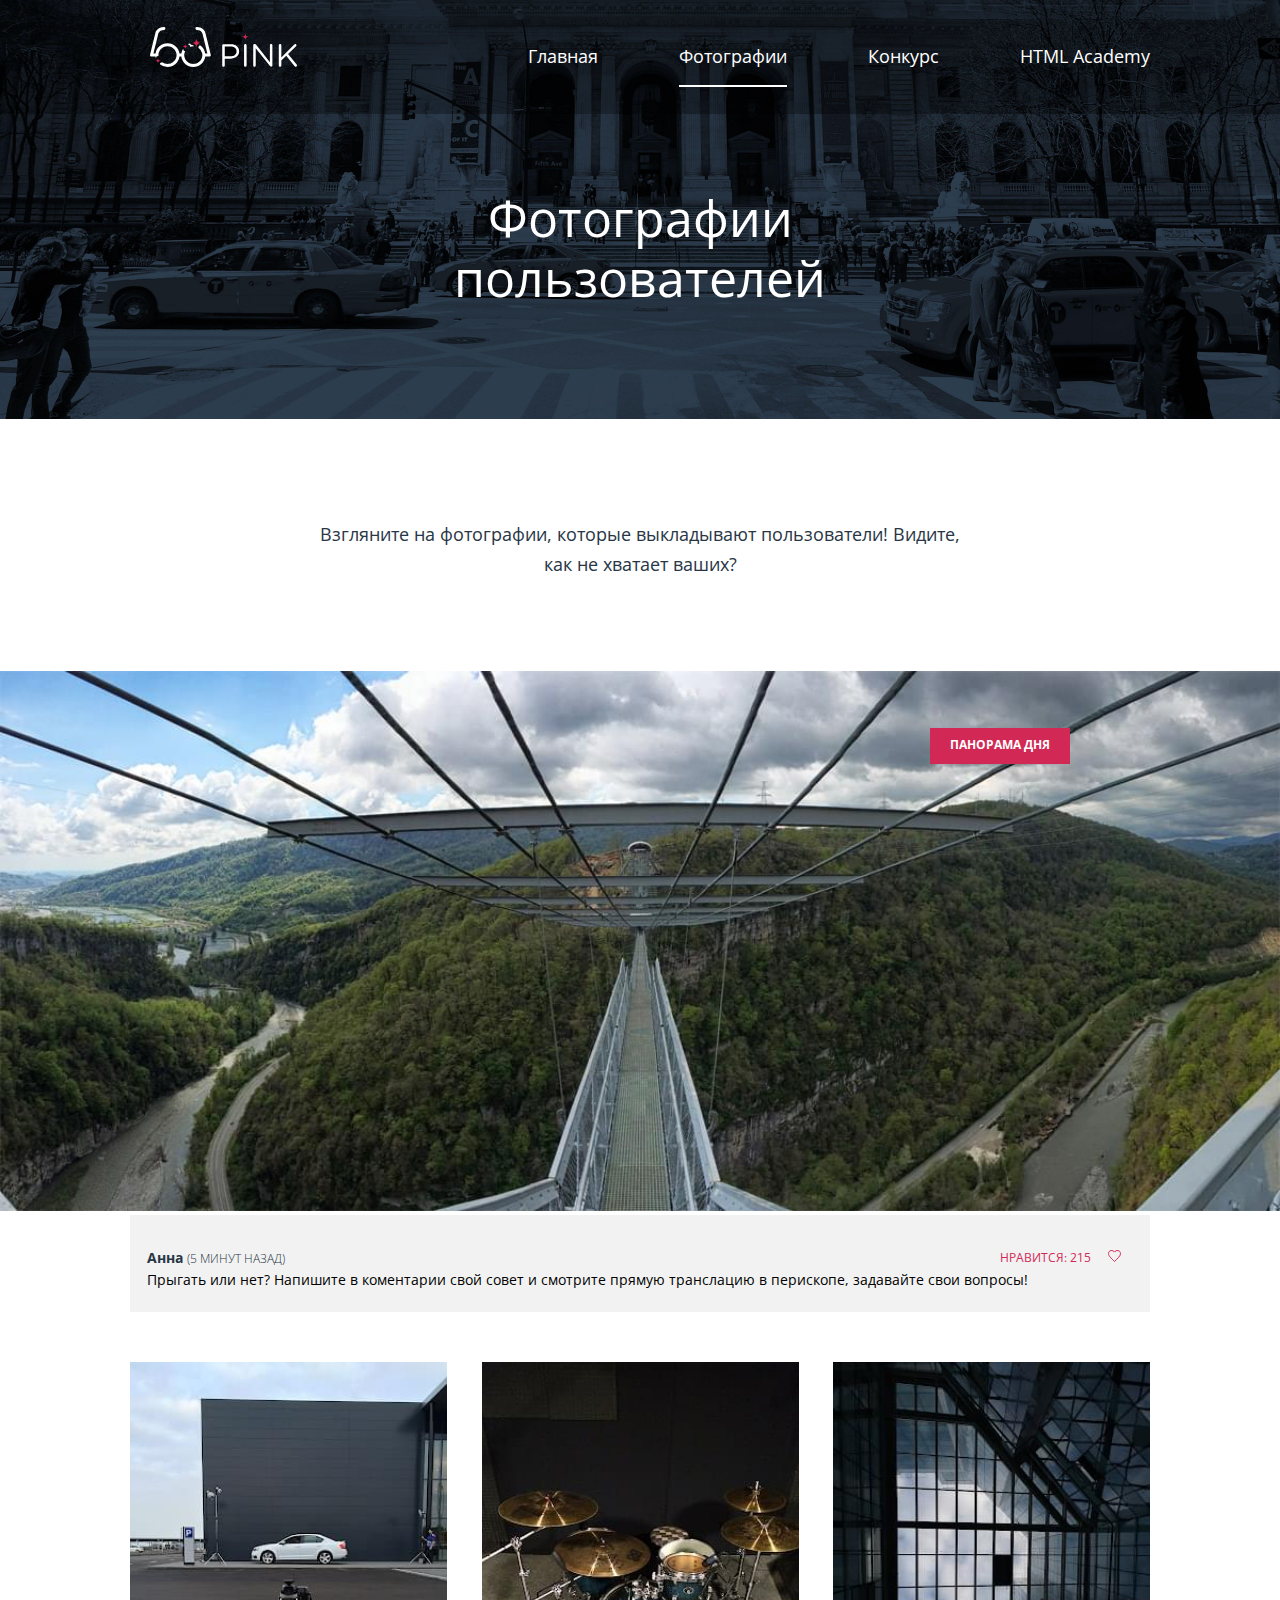
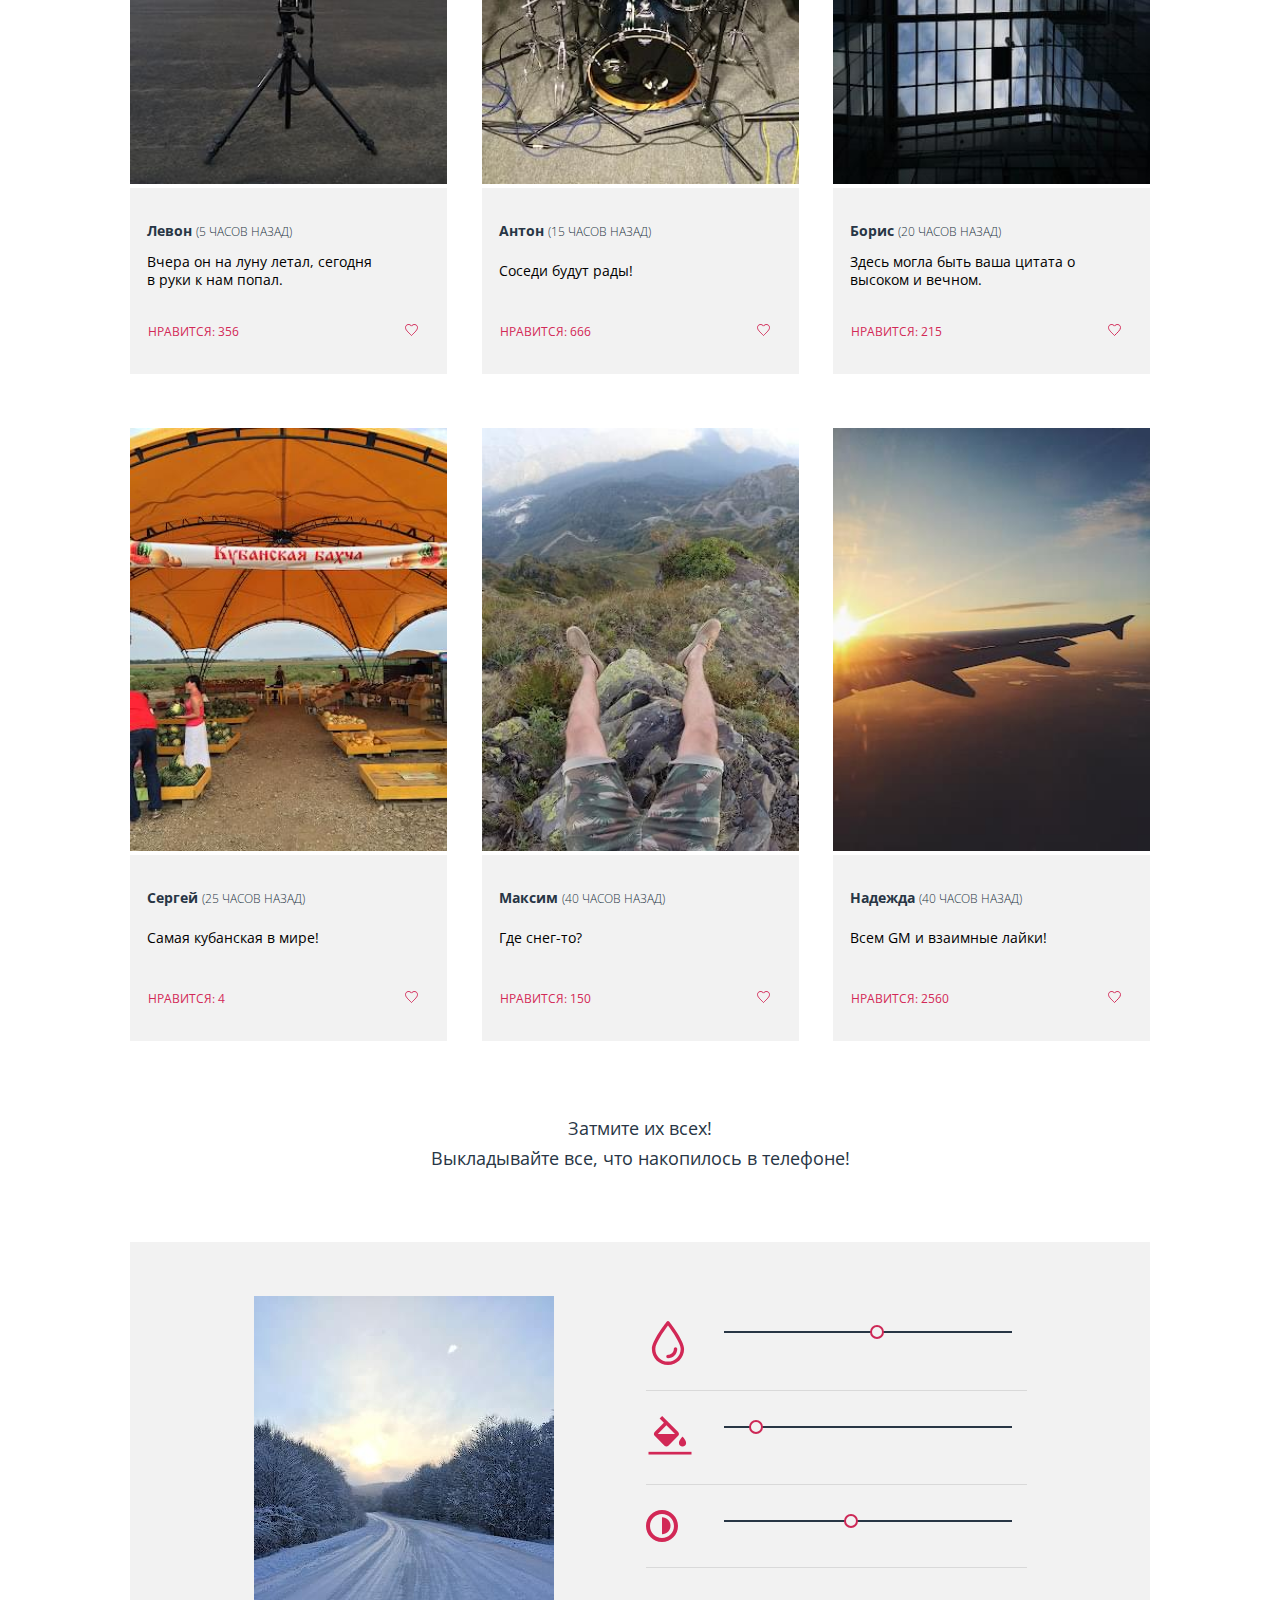
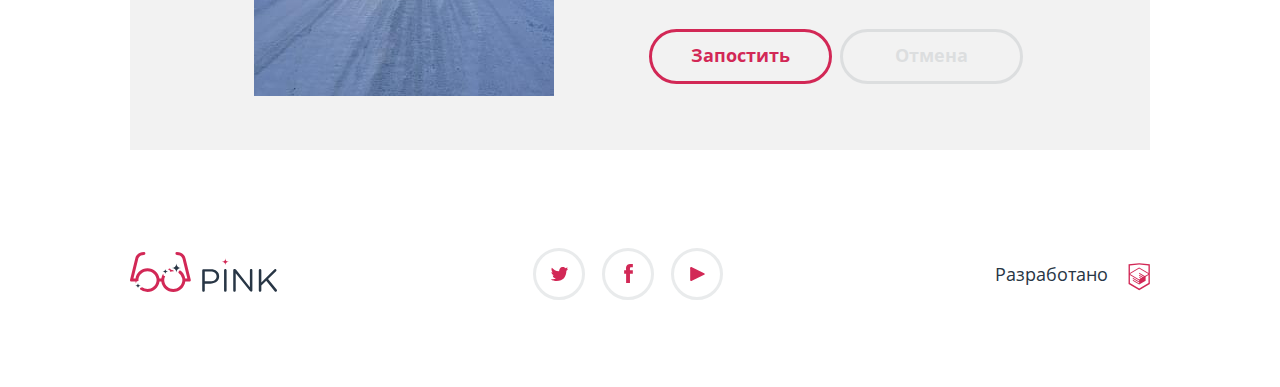
<file: photo.html>
<!DOCTYPE html>
<html lang="ru">
  <head>
    <meta charset="utf-8">
    <title>HTML Academy: Пинк - Фотографии</title>
    <meta name="viewport" content="width=device-width,initial-scale=1">
    <meta name="format-detection" content="telephone=no">
    <link href="css/style.min.css" rel="stylesheet">
    <link href="https://fonts.googleapis.com/css2?family=Open+Sans:wght@300;400;700&display=swap" rel="stylesheet">
  </head>
  <body>
    <div style="display: none">
      <svg xmlns="http://www.w3.org/2000/svg" xmlns:xlink="http://www.w3.org/1999/xlink">
        <symbol id="icon-android" viewbox="0 0 42.084 47.041">
          <path fill="#A4C639" d="M34.144,14.009H7.945c-0.009,0.11-0.018,0.22-0.018,0.333v18.755c0,1.926,1.457,3.49,3.316,3.627v7.43 c0,1.594,1.291,2.885,2.885,2.885c1.593,0,2.885-1.291,2.885-2.885v-7.42h8.058v7.42c0,1.594,1.291,2.885,2.885,2.885 c1.595,0,2.886-1.291,2.886-2.885v-7.434c1.858-0.137,3.315-1.701,3.315-3.627V14.342C34.157,14.229,34.153,14.119,34.144,14.009z"></path>
          <path id="c-4-9-2-9-2-9" fill="#A4C639" d="M2.886,15.679L2.886,15.679c1.593,0,2.886,1.292,2.886,2.885v12.378 c0,1.595-1.292,2.886-2.886,2.886l0,0C1.292,33.828,0,32.537,0,30.942V18.564C0,16.97,1.292,15.679,2.886,15.679z"></path>
          <path id="c-4-1-7-3-8-4" fill="#A4C639" d="M39.198,15.679L39.198,15.679c1.595,0,2.886,1.292,2.886,2.885v12.378 c0,1.595-1.291,2.886-2.886,2.886l0,0c-1.594,0-2.885-1.291-2.885-2.886V18.564C36.313,16.97,37.604,15.679,39.198,15.679z"></path>
          <path fill="#A4C639" d="M8.03,11.967h26.026c-0.039-2.783-1.234-5.322-3.187-7.275l2.446-4.235c0.082-0.146,0.031-0.331-0.112-0.415 c-0.146-0.084-0.331-0.034-0.415,0.111L30.416,4.26c-2.052-1.853-6.249-3.4-9.374-3.4l0,0c-3.016,0-7.322,1.547-9.374,3.4 L9.296,0.152C9.213,0.007,9.027-0.042,8.881,0.041C8.736,0.125,8.686,0.311,8.77,0.456l2.445,4.235 C9.265,6.645,8.068,9.184,8.03,11.967z M25.323,6.804c-0.002-0.805,0.664-1.46,1.488-1.462c0.826-0.002,1.494,0.648,1.498,1.454 c0,0.002,0,0.005,0,0.008c0.002,0.805-0.664,1.46-1.49,1.462c-0.823,0.002-1.493-0.649-1.496-1.454 C25.323,6.81,25.323,6.807,25.323,6.804z M14.18,6.804c-0.001-0.805,0.665-1.46,1.489-1.462c0.824-0.002,1.494,0.648,1.497,1.454 c0,0.002,0,0.005,0,0.008c0.002,0.805-0.664,1.46-1.488,1.462c-0.825,0.002-1.495-0.649-1.498-1.454 C14.18,6.81,14.18,6.807,14.18,6.804z"></path>
        </symbol>
        <symbol id="icon-apple" viewbox="0 0 46.21 56.753">
          <path fill="#FFFFFF" d="M38.593,30.15c0.081,8.59,7.535,11.447,7.617,11.483c-0.062,0.202-1.19,4.073-3.927,8.072 c-2.365,3.457-4.82,6.901-8.688,6.973c-3.799,0.07-5.021-2.253-9.365-2.253c-4.344,0-5.702,2.182-9.298,2.32 c-3.733,0.142-6.576-3.739-8.961-7.184c-4.875-7.046-8.598-19.91-3.597-28.593c2.484-4.313,6.925-7.043,11.743-7.114 c3.666-0.069,7.126,2.466,9.366,2.466c2.241,0,6.444-3.049,10.865-2.601c1.85,0.077,7.044,0.747,10.38,5.629 C44.459,19.519,38.531,22.971,38.593,30.15 M31.453,9.062C33.435,6.662,34.769,3.323,34.405,0c-2.857,0.115-6.312,1.904-8.36,4.302 c-1.837,2.123-3.445,5.521-3.011,8.778C26.218,13.326,29.47,11.461,31.453,9.062"></path>
        </symbol>
        <symbol id="icon-microsoft" viewbox="0 0 43.922 41.992">
          <g>
            <path id="path5058" fill="#F05423" d="M20.874,19.953H0V0h20.874V19.953z"></path>
            <path id="path5060" fill="#84C441" d="M43.922,19.953H23.049V0h20.873V19.953z"></path>
            <path id="path5062" fill="#2DABE2" d="M20.873,41.992H0V22.04h20.873V41.992z"></path>
            <path id="path5064" fill="#F9BC15" d="M43.922,41.992H23.049V22.04h20.873V41.992z"></path>
          </g>
        </symbol>
        <symbol id="icon-twitter" viewBox="0 0 17.5 14.663">
          <g id="W6EeEF_1_">
            <g>
              <path fill-rule="evenodd" clip-rule="evenodd" d="M11.283,0.153c1.736-0.485,3.074,0.263,3.685,1.151 c0.694-0.226,1.372-0.47,2.072-0.691c-0.004,0.841-0.538,1.478-0.883,1.727C16.861,2.506,17.5,1.86,17.5,1.86 c-0.175,0.976-1.035,1.746-1.611,1.977C15.65,10.429,12.617,14.793,5.507,14.66c-0.538,0,0.077,0-0.46,0 c-0.422,0-4.29-0.45-5.047-1.843c2.341,0.192,4.011-0.412,4.835-1.15c-0.989-0.293-2.761-0.464-3.07-2.881 c0.362,0.105,0.583,0.223,1.228,0.117C1.757,8.067,0.385,7.366,0.461,5.218c0.294,0.32,1.1,0.523,1.381,0.461 c-0.725-0.235-2.03-3.281-0.921-4.836C2.794,2.654,4.769,4.364,8.29,4.528C8.506,2.288,9.461,0.787,11.283,0.153z"></path>
            </g>
          </g>
        </symbol>
        <symbol id="icon-youtube" viewBox="0 0 14.64 13.96">
          <path d="M1.775,13.78C0.799,14.257,0,13.758,0,12.671V1.29c0-1.088,0.799-1.585,1.775-1.109l12.133,5.932 c0.975,0.478,0.975,1.258,0,1.736L1.775,13.78z"></path>
        </symbol>
        <symbol id="icon-fb" viewBox="0 0 8.673 18.944">
          <path d="M6.275,3.357c0.799,0,1.599,0,2.398,0c0-1.119,0-2.238,0-3.357c-0.959,0-1.92,0-2.878,0C2.656,0.181,1.54,2.387,1.948,6.115 H0v3.517h1.958c0,3.104,0,6.208,0,9.312c1.279,0,2.558,0,3.837,0c0-3.104,0-6.208,0-9.312h2.857V6.115H5.786 C5.765,5.07,5.75,3.709,6.275,3.357z"></path>
        </symbol>
        <symbol id="icon-htmlacademy" viewbox="0 0 50 50">
          <path d="M30.2 5H30L10.3 7.1v36.2L30 55l19.7-11.7V7.1L30.2 5zm17 36.8L30 52 12.8 41.8V27l17.1 10.2V39l-11.7-7v1.8L30 40.9v1.9l-11.8-7v1.8l11.8 7 11.9-7.1v-7.6l5.3-3.2v15.1zm-.1-17l-4.7 2.8-2.2 1.3-10.3-6.1v1.8l8.8 5.3h-.1l-.2.1-1.3.7-7.3-4.3v1.8l5.8 3.4-1.4.9-4.3-2.6v1.8l2.9 1.7-2.9 1.7-17-10.1 17-10.2 17.2 10zm.1-1.8L29.9 12.8 12.8 23V9.4L30 7.6l17.2 1.8V23z">
          </path>
        </symbol>
        <symbol id="icon-heart" viewbox="0 0 24 24">
          <path d="M12 4.248c-3.148-5.402-12-3.825-12 2.944 0 4.661 5.571 9.427 12 15.808 6.43-6.381 12-11.147 12-15.808 0-6.792-8.875-8.306-12-2.944z"></path>
        </symbol>
        <symbol id="crop" viewBox="0 0 76.977 76.977" style="enable-background:new 0 0 76.977 76.977;">
          <g>
            <path d="M38.489,76.977c-15.54,0-28.183-12.643-28.183-28.182c0-14.53,23.185-44.307,25.828-47.654C36.703,0.421,37.571,0,38.488,0
          		c0.917,0,1.785,0.42,2.354,1.141c2.644,3.348,25.828,33.124,25.828,47.654C66.671,64.334,54.029,76.977,38.489,76.977z
          		 M38.489,7.917c-7.847,10.409-22.183,31.389-22.183,40.878c0,12.231,9.951,22.182,22.183,22.182s22.183-9.95,22.183-22.182
          		C60.671,39.306,46.335,18.326,38.489,7.917z"></path>
            <path d="M38.489,64.981c-1.657,0-3-1.343-3-3s1.343-3,3-3c5.616,0,10.186-4.567,10.186-10.183c0-1.657,1.343-3,3-3
          		c1.656,0,3,1.343,3,3C54.674,57.721,47.413,64.981,38.489,64.981z"></path>
          </g>
        </symbol>
        <symbol id="fill" viewbox="0 0 48 48">
          <path fill="none" d="M0,0h48v48H0V0z"></path>
          <path d="M33.12,17.88L15.24,0l-2.83,2.83l4.76,4.76L6.88,17.88c-1.17,1.17-1.17,3.07,0,4.24l11,11C18.46,33.71,19.23,34,20,34 s1.54-0.29,2.12-0.88l11-11C34.29,20.95,34.29,19.05,33.12,17.88z M10.41,20L20,10.42L29.59,20H10.41z M38,23c0,0-4,4.33-4,7 c0,2.21,1.79,4,4,4s4-1.79,4-4C42,27.33,38,23,38,23z"></path>
          <rect y="40" width="48" height="3"></rect>
        </symbol>
        <symbol id="contrast" viewbox="-35.422 -7.96 31.92 31.92">
          <path d="M-19.462-3.96c6.595,0,11.96,5.365,11.96,11.96s-5.365,11.96-11.96,11.96S-31.422,14.595-31.422,8 S-26.057-3.96-19.462-3.96 M-19.462-7.96c-8.814,0-15.96,7.145-15.96,15.96c0,8.813,7.146,15.96,15.96,15.96S-3.502,16.813-3.502,8 C-3.502-0.815-10.648-7.96-19.462-7.96L-19.462-7.96z"></path>
          <path d="M-19.462,16.331c4.706,0,8.52-3.813,8.52-8.52c0-4.705-3.813-8.519-8.52-8.519"></path>
        </symbol>
      </svg>
    </div>

    <div class="wrapper">
      <header class="header">
        <div class="header__menu">
        <a class="header__logo" href="index.html">
          <picture>
            <source media="(min-width: 1200px)" srcset="img/logo-pink-white-desktop.svg">
            <source media="(min-width: 700px)" srcset="img/logo-pink-white-tablet.svg">
            <img class="header__logo-image" src="img/logo-pink-white-mobile.svg" width="75" height="22" alt="Pink logo">
          </picture>
        </a>
        <nav class="site-nav site-nav--closed site-nav--nojs">
          <button class="site-nav__toggle" type="button"><span class="visually-hidden">Открыть меню</span></button>
          <ul class="site-nav__list">
            <li class="site-nav__item"><a href="index.html" class="site-nav__link">Главная</a>
            </li>
            <li class="site-nav__item"><a href="photo.html" class="site-nav__link site-nav__link--active">Фотографии</a>
            </li>
            <li class="site-nav__item"><a href="form.html" class="site-nav__link">Конкурс</a>
            </li>
            <li class="site-nav__item"><a href="https://htmlacademy.ru" class="site-nav__link">HTML Academy</a>
            </li>
          </ul>
        </nav>
      </div>
        <div class="header__promo-photo">
          <h1 class="header__title-photo">Фотографии пользователей</h1>
        </div>
      </header>

      <main class="main">
        <section class="photo-block">
          <h2 class="photo-block__title">Взгляните на фотографии, которые выкладывают пользователи! Видите, как не хватает ваших?</h2>
          <div class="photo-block__user-photo user-photo user-photo--photo-of-the-day">
            <picture class="user-photo__image user-photo__image--one user-photo__image--of-the-day">
              <source type="image/jpg" media="(min-width: 1200px)" srcset="img/panorama-desktop@1x.jpg 1x, img/panorama-desktop@2x.jpg 2x">
              <source type="image/jpg" media="(min-width: 700px)" srcset="img/panorama-tablet@1x.jpg 1x, img/panorama-tablet@2x.jpg 2x">
              <img class="user-photo__panorama" src="img/panorama-mobile@1x.jpg" srcset="img/panorama-mobile@2x.jpg" alt="Фото">
            </picture>
            <div class="user-photo__caption user-photo__caption--panorama">
              <h3 class="user-photo__author">Анна <span>(5 минут назад)</span></h3>
              <p class="user-photo__content user-photo__content--panoram">Прыгать или нет? Напишите в коментарии свой совет и смотрите прямую транслацию в перископе, задавайте свои вопросы!</p>
              <div class="user-photo__footer user-photo__footer--panoram">
                <button type="button" class="user-photo__button">
                  <svg class="user-photo__icon-heart" width="13" height="12">
                    <use xlink:href="#icon-heart"></use>
                  </svg>
                </button>
                <p class="user-photo__likes">Нравится: <span class="user-photo__like">215</span></p>
            </div>
          </div>
          <div class="photo-block__list">
            <article class="photo-block__item user-photo">
              <picture class="user-photo__image">
                <source media="(min-width: 1200px)" srcset="img/photo-car-desktop@1x.jpg, img/photo-car-desktop@2x.jpg 2x">
                <source media="(min-width: 700px)" srcset="img/photo-car-tablet@1x.jpg, img/photo-car-tablet@2x.jpg 2x">
                <img class="user-photo__mobile-image" src="img/photo-car-mobile@1x.jpg" srcset="img/photo-car-mobile@1x.jpg 2x" alt="Фото-1">
              </picture>
              <div class="user-photo__caption">
                <h4 class="user-photo__author">Левон <span>(5 часов назад)</span></h4>
                <p class="user-photo__content">Вчера он на луну летал, сегодня в&nbsp;руки к нам попал.</p>
                <div class="user-photo__footer">
                  <button type="button" class="user-photo__button">
                    <svg class="user-photo__icon-heart" width="13" height="12">
                      <use xlink:href="#icon-heart"></use>
                    </svg>
                  </button>
                  <p class="user-photo__likes">Нравится: <span class="user-photo__like">356</span></p>
                </div>
              </div>
            </article>

            <article class="photo-block__item user-photo">
              <picture class="user-photo__image user-photo__image--three">
                <source media="(min-width: 1200px)" srcset="img/photo-drumset-desktop@1x.jpg, img/photo-drumset-desktop@2x.jpg 2x">
                <source media="(min-width: 700px)" srcset="img/photo-drumset-tablet@1x.jpg, img/photo-drumset-tablet@2x.jpg 2x">
                <img class="user-photo__mobile-image" src="img/photo-drumset-mobile@1x.jpg" srcset="img/photo-drumset-mobile@2x.jpg 2x" alt="Фото-2">
              </picture>
              <div class="user-photo__caption">
                <h4 class="user-photo__author">Антон <span>(15 часов назад)</span></h4>
                <p class="user-photo__content">Соседи будут рады!</p>
                <div class="user-photo__footer">
                  <button type="button" class="user-photo__button">
                    <svg class="user-photo__icon-heart" width="13" height="12">
                      <use xlink:href="#icon-heart"></use>
                    </svg>
                  </button>
                  <p class="user-photo__likes">Нравится: <span class="user-photo__like">666</span></p>
                </div>
              </div>
            </article>

            <article class="photo-block__item user-photo">
              <picture class="user-photo__image user-photo__image--four">
                <source media="(min-width: 1200px)" srcset="img/photo-window-desktop@1x.jpg, img/photo-window-desktop@2x.jpg 2x">
                <source media="(min-width: 700px)" srcset="img/photo-window-tablet@1x.jpg, img/photo-window-tablet@2x.jpg 2x">
                <img class="user-photo__mobile-image" src="img/photo-window-mobile@1x.jpg" srcset="img/photo-window-mobile@2x.jpg 2x" alt="Фото-3">
              </picture>
              <div class="user-photo__caption">
                <h4 class="user-photo__author">Борис <span>(20 часов назад)</span></h4>
                <p class="user-photo__content">Здесь могла быть ваша цитата о высоком и вечном.</p>
                <div class="user-photo__footer">
                  <button type="button" class="user-photo__button">
                    <svg class="user-photo__icon-heart" width="13" height="12">
                      <use xlink:href="#icon-heart"></use>
                    </svg>
                  </button>
                  <p class="user-photo__likes">Нравится: <span class="user-photo__like">215</span></p>
                </div>
              </div>
            </article>

            <article class="photo-block__item user-photo">
              <picture class="user-photo__image user-photo__image--five">
                <source media="(min-width: 1200px)" srcset="img/photo-fair-desktop@1x.jpg, img/photo-fair-desktop@2x.jpg 2x">
                <source media="(min-width: 700px)" srcset="img/photo-fair-tablet@1x.jpg, img/photo-fair-tablet@2x.jpg 2x">
                <img class="user-photo__mobile-image" src="img/photo-fair-mobile@1x.jpg" srcset="img/photo-fair-mobile@2x.jpg 2x" alt="Фото-4">
              </picture>
              <div class="user-photo__caption">
                <h4 class="user-photo__author">Сергей <span>(25 часов назад)</span></h4>
                <p class="user-photo__content">Самая кубанская в мире!</p>
                <div class="user-photo__footer">
                  <button type="button" class="user-photo__button">
                    <svg class="user-photo__icon-heart" width="13" height="12">
                      <use xlink:href="#icon-heart"></use>
                    </svg>
                  </button>
                  <p class="user-photo__likes">Нравится: <span class="user-photo__like">4</span></p>
                </div>
              </div>
            </article>

            <article class="photo-block__item user-photo">
              <picture class="user-photo__image user-photo__image--six">
                <source media="(min-width: 1200px)" srcset="img/photo-pov-desktop@1x.jpg, img/photo-pov-desktop@2x.jpg 2x">
                <source media="(min-width: 700px)" srcset="img/photo-pov-tablet@1x.jpg, img/photo-pov-tablet@2x.jpg 2x">
                <img class="user-photo__mobile-image" src="img/photo-pov-mobile@1x.jpg" srcset="img/photo-pov-mobile@2x.jpg 2x" alt="Фото-5">
              </picture>
              <div class="user-photo__caption">
                <h4 class="user-photo__author">Максим <span>(40 часов назад)</span></h4>
                <p class="user-photo__content">Где снег-то?</p>
                <div class="user-photo__footer">
                  <button type="button" class="user-photo__button">
                    <svg class="user-photo__icon-heart" width="13" height="12">
                      <use xlink:href="#icon-heart"></use>
                    </svg>
                  </button>
                  <p class="user-photo__likes">Нравится: <span class="user-photo__like">150</span></p>
                </div>              
              </div>
            </article>

            <article class="photo-block__item user-photo">
              <picture class="user-photo__image user-photo__image--seven">
                <source media="(min-width: 1200px)" srcset="img/photo-wing-desktop@1x.jpg, img/photo-wing-desktop@2x.jpg 2x">
                <source media="(min-width: 700px)" srcset="img/photo-wing-tablet@1x.jpg, img/photo-wing-tablet@2x.jpg 2x">
                <img class="user-photo__mobile-image" src="img/photo-wing-mobile@1x.jpg" srcset="img/photo-wing-mobile@2x.jpg 2x" alt="Фото-6">
              </picture>
              <div class="user-photo__caption">
                <h4 class="user-photo__author">Надежда <span>(40 часов назад)</span></h4>
                <p class="user-photo__content">Всем GM и взаимные лайки!</p>
                <div class="user-photo__footer">
                  <button type="button" class="user-photo__button">
                    <svg class="user-photo__icon-heart" width="13" height="12">
                      <use xlink:href="#icon-heart"></use>
                    </svg>
                  </button>
                  <p class="user-photo__likes">Нравится: <span class="user-photo__like">2560</span></p>
                </div>
              </div>
            </article>

          </div>
        </div></section>

        <section class="loading-block">
          <h3 class="loading-block__title">Затмите их всех! <br>Выкладывайте все, что накопилось в телефоне!</h3>
          <article class="loading-block__load">
            <form class="loading-block__form" action="echo" method="post">
              <div class="loading-block__wrapper">
                <picture class="loading-block__image">
                  <source media="(min-width: 1200px)" srcset="img/photo-road-desktop@1x.jpg, img/photo-road-desktop@2x.jpg 2x">
                  <source media="(min-width: 700px)" srcset="img/photo-road-tablet@1x.jpg, img/photo-road-tablet@2x.jpg 2x">
                  <img class="loading-block__picture" src="img/photo-road-mobile@1x.jpg" srcset="img/photo-road-mobile@2x.jpg 2x" alt="Фото-7">
                </picture>

                <div class="loading-block__tools">
                  <ul class="loading-block__tools-list">

                    <li class="loading-block__tool loading-block__tool--crop">
                      <svg class="loading-block__icon loading-block__icon--crop loading-block__icon--active" width="44" height="44">
                        <use xmlns:xlink="http://www.w3.org/1999/xlink" xlink:href="#crop"></use>
                      </svg>
                      <p class="visually-hidden">кадрировать</p>
                      <div class="controls controls--crop">
                        <div class="controls__scale">
                          <div class="controls__bar"></div>
                          <div class="controls__toggle controls__toggle--crop"></div>
                        </div>
                      </div>
                    </li>

                    <li class="loading-block__tool loading-block__tool--fill">
                      <svg class="loading-block__icon loading-block__icon--fill" width="48" height="43">
                        <use xmlns:xlink="http://www.w3.org/1999/xlink" xlink:href="#fill"></use>
                      </svg>
                      <p class="visually-hidden">залить</p>
                      <div class="controls controls--fill">
                        <div class="controls__scale">
                          <div class="controls__bar"></div>
                          <div class="controls__toggle controls__toggle--fill"></div>
                        </div>
                      </div>
                    </li>

                    <li class="loading-block__tool loading-block__tool--contrast">
                      <svg class="loading-block__icon loading-block__icon--contrast" width="32" height="32">
                        <use xmlns:xlink="http://www.w3.org/1999/xlink" xlink:href="#contrast"></use>
                      </svg>
                      <p class="visually-hidden">Контраст</p>
                      <div class="controls controls--contrast">
                        <div class="controls__scale">
                          <div class="controls__bar"></div>
                          <div class="controls__toggle controls__toggle--contrast"></div>
                        </div>
                      </div>
                    </li>
                  </ul>

                  <div class="controls controls--size">
                    <div class="controls__scale">
                      <div class="controls__bar"></div>
                      <div class="controls__toggle controls__toggle--size"></div>
                    </div>
                  </div>
                  <div class="loading-block__wrapper-button">
                    <input class="loading-block__button loading-block__button--submit" type="submit" value="Запостить">
                    <input class="loading-block__button loading-block__button--reset" type="reset" value="Отмена">
                  </div>
                </div>
              </div>
            </form>
          </article>
        </section>

      </main>

      <footer class="footer">
        <div class="footer__container footer__container--visible ">
          <a href="#" class="footer__logo">
            <img class="footer__logo-image" src="img/logo-pink-blue-desktop.svg" width="147" height="40" alt="PINK">
          </a>
          <div class="footer__social social">
            <ul class="social__list">
              <li class="social__item">
                <a class="social__link social__link--twitter" href="https://twitter.com"><span class="visually-hidden">Мы в твиттер</span>
                  <svg class="social__icon social__icon--twitter" width="17" height="18">
                    <use xlink:href="#icon-twitter"></use>
                  </svg>
                </a>
              </li>
              <li class="social__item">
                <a class="social__link social__link--facebook" href="https://www.facebook.com/htmlacademy">
                  <span class="visually-hidden">Мы в Фейсбуке</span>
                  <svg class="social__icon social__icon--fb" width="9" height="19">
                    <use xlink:href="#icon-fb"></use>
                  </svg>
                </a>
              </li>
              <li class="social__item">
                <a class="social__link social__link--youtube" href="https://www.youtube.com">
                  <span class="visually-hidden">Мы в YouTube</span>
                  <svg class="social__icon social__icon--youtube" width="15" height="14">
                    <use xlink:href="#icon-youtube"></use>
                  </svg>
                </a>
              </li>
            </ul>
          </div>
          <div class="footer__copyright copyright">
            <a class="copyright__link" href="https://htmlacademy.ru/intensive/adaptive">
              <span>Разработано</span>
              <svg class="copyriht__icon" width="27" height="34">
                <use xlink:href="#icon-htmlacademy"></use>
              </svg>
            </a>
          </div>
        </div>
      </footer>
    </div>
    <script src="js/menu.js"></script>
    <script src="js/likes.js"></script>
    <script src="js/photo.js"></script>
  </body>
  </html>
</file>
<file: css/style.min.css>
@charset "UTF-8";.visually-hidden:not(:focus):not(:active),input[type=checkbox].visually-hidden,input[type=radio].visually-hidden{position:absolute;width:1px;height:1px;margin:-1px;border:0;padding:0;white-space:nowrap;-webkit-clip-path:inset(100%);clip-path:inset(100%);clip:rect(0 0 0 0);overflow:hidden}body{font-family:"Open Sans",Arial,sans-serif;font-size:14px;color:#000;background-color:#fff;line-height:18px;font-weight:400}input::-webkit-inner-spin-button,input::-webkit-outer-spin-button{-webkit-appearance:none;appearance:none;margin:0}input[type=number]{-webkit-appearance:textfield;-moz-appearance:textfield;appearance:textfield}input[type=number]:focus,input[type=number]:hover{-webkit-appearance:number-input;-moz-appearance:number-input;appearance:number-input}html{line-height:1.15;-webkit-text-size-adjust:100%}body{margin:0}main{display:block}h1{font-size:2em;margin:.67em 0}hr{-webkit-box-sizing:content-box;box-sizing:content-box;height:0;overflow:visible}pre{font-family:monospace,monospace;font-size:1em}a{background-color:transparent}abbr[title]{border-bottom:none;text-decoration:underline;-webkit-text-decoration:underline dotted;text-decoration:underline dotted}b,strong{font-weight:bolder}code,kbd,samp{font-family:monospace,monospace;font-size:1em}small{font-size:80%}sub,sup{font-size:75%;line-height:0;position:relative;vertical-align:baseline}sub{bottom:-.25em}sup{top:-.5em}img{border-style:none}button,input,optgroup,select,textarea{font-family:inherit;font-size:100%;line-height:1.15;margin:0}button,input{overflow:visible}button,select{text-transform:none}[type=button],[type=reset],[type=submit],button{-webkit-appearance:button}[type=button]::-moz-focus-inner,[type=reset]::-moz-focus-inner,[type=submit]::-moz-focus-inner,button::-moz-focus-inner{border-style:none;padding:0}[type=button]:-moz-focusring,[type=reset]:-moz-focusring,[type=submit]:-moz-focusring,button:-moz-focusring{outline:1px dotted ButtonText}fieldset{padding:.35em .75em .625em}legend{-webkit-box-sizing:border-box;box-sizing:border-box;color:inherit;display:table;max-width:100%;padding:0;white-space:normal}progress{vertical-align:baseline}textarea{overflow:auto}[type=checkbox],[type=radio]{-webkit-box-sizing:border-box;box-sizing:border-box;padding:0}[type=number]::-webkit-inner-spin-button,[type=number]::-webkit-outer-spin-button{height:auto}[type=search]{-webkit-appearance:textfield;outline-offset:-2px}[type=search]::-webkit-search-decoration{-webkit-appearance:none}::-webkit-file-upload-button{-webkit-appearance:button;font:inherit}details{display:block}summary{display:list-item}template{display:none}[hidden]{display:none}@font-face{font-family:"Open Sans Bold";src:url(../../fonts/opensansbold.woff2) format("woff2"),url(../../fonts/opensansbold.woff) format("woff");font-weight:700;font-style:bold;font-display:swap}@font-face{font-family:"Open Sans";src:url(../../fonts/opensanslight.woff2) format("woff2"),url(../../fonts/opensanslight.woff) format("woff");font-weight:300;font-style:normal;font-display:swap}.header{min-height:66px;background-color:rgba(0,0,0,.5);background-image:url(../img/bg-back-mobile@2x.jpg);background-size:cover}@media (min-width:700px){.header{background-image:url(../img/bg-back-tablet@2x.jpg);background-position:top}}@media (min-width:1200px){.header{padding-top:11px;padding-bottom:12px;color:#fff;background-position:50% 0;background-repeat:no-repeat;background-color:#1d2631;background-image:url(../img/bg-back-desktop@2x.jpg);background-size:cover;padding:0}}.header__logo{min-height:66px}.header__logo-image{padding-top:22px;padding-left:20px}@media (min-width:700px){.header__logo-image{padding:27px 20px 43px}}@media (min-width:700px){.header__logo img{width:147px;height:40px}}.header__menu{display:-webkit-box;display:-ms-flexbox;display:flex;-webkit-box-pack:justify;-ms-flex-pack:justify;justify-content:space-between;-webkit-box-orient:vertical;-webkit-box-direction:normal;-ms-flex-direction:column;flex-direction:column;background-color:rgba(0,0,0,.3)}@media (min-width:1200px){.header__menu{-webkit-box-orient:horizontal;-webkit-box-direction:normal;-ms-flex-direction:row;flex-direction:row;padding:0 130px}}.header__promo{width:100%;text-align:center;position:relative}@media (min-width:700px){.header__promo{display:-webkit-box;display:-ms-flexbox;display:flex;-webkit-box-orient:vertical;-webkit-box-direction:normal;-ms-flex-direction:column;flex-direction:column;width:50%}}.header__title{position:relative;font-size:24px;line-height:1.2;font-weight:300;color:#fff;padding:29px 50px 319px;margin:0}@media (min-width:700px){.header__title{padding:103px 0 0 0;font-size:40px;line-height:1.2;font-weight:300;width:190px;margin-bottom:20px;-ms-flex-item-align:center;align-self:center}}@media (min-width:1200px){.header__title{font-size:50px;width:240px;margin-bottom:40px}}.header__title::after{content:"";position:absolute;background-image:url(../img/iphone-hand-mobile@2x.png);background-size:258px 286px;background-repeat:no-repeat;width:258px;height:286px;bottom:0;left:0}@media (min-width:700px){.header__title::after{background-image:url(../img/iphone-hand-tablet@2x.png);background-size:700px 545px;width:660px;height:545px;left:-90px;top:51px}}@media (min-width:1200px){.header__title::after{background-image:url(../img/iphone-hand-desktop@2x.png);background-size:1050px 645px;width:1050px;height:645px;top:90px;left:0}}.header__title-photo{font-size:24px;line-height:1.2;font-weight:400;color:#fff;padding:35px 0 87px;margin:0}@media (min-width:700px){.header__title-photo{padding:81px 156px 150px;font-size:50px}}@media (min-width:1200px){.header__title-photo{padding:74px 426px 111px}}.header__promo-photo{width:100%;text-align:center}.header__title-form{font-size:24px;line-height:1.2;font-weight:300;padding:35px 45px 53px;color:#fff;margin:0}@media (min-width:700px){.header__title-form{font-size:50px;padding:82px 45px 79px}}@media (min-width:1200px){.header__title-form{padding:73px 225px 100px}}.site-nav{position:relative;z-index:2}@media (min-width:1200px){.site-nav{display:-webkit-box;display:-ms-flexbox;display:flex}}.site-nav__list{margin:0;padding:0;list-style:none}@media (min-width:1200px){.site-nav__list{display:-webkit-box;display:-ms-flexbox;display:flex;-webkit-box-pack:justify;-ms-flex-pack:justify;justify-content:space-between;-ms-flex-item-align:center;align-self:center}}.site-nav__item{text-align:center;border-top:1px solid #000;background-color:#283645}.site-nav__item:last-child{border-bottom:1px solid #000}@media (min-width:1200px){.site-nav__item{padding-right:81px;background-color:transparent;border:none}.site-nav__item:last-child{padding-right:0;border:none}}.site-nav__link{display:inline-block;text-decoration:none;padding:20px 0;position:relative;font-size:18px;line-height:32px;font-weight:700;text-transform:uppercase;color:#fff}@media (min-width:1200px){.site-nav__link{-ms-flex-item-align:center;align-self:center;text-transform:none;line-height:18px;font-weight:400}.site-nav__link:hover{color:#d22856}.site-nav__link:active{opacity:.3}}.site-nav__link--active{pointer-events:none}@media (min-width:1200px){.site-nav__link--active{border-bottom:2px solid #fff}}.site-nav__toggle{position:absolute;top:-50px;right:-10px;margin-right:30px;display:block;width:50px;height:25px;background-color:transparent;border:none;cursor:pointer;outline:0}@media (min-width:700px){.site-nav__toggle{top:-70px}}@media (min-width:1200px){.site-nav__toggle{display:none}}.site-nav--closed .site-nav__toggle::before{content:"";position:absolute;top:0;left:0;width:50px;height:2px;background-color:#fff;-webkit-box-shadow:0 8px 0 0 #fff,0 16px 0 0 #fff;box-shadow:0 8px 0 0 #fff,0 16px 0 0 #fff}@media (min-width:700px){.site-nav--closed .site-nav__toggle::before{top:-5px}}.site-nav--closed .site-nav__toggle:active::before{opacity:.3;background-color:#d22856;-webkit-box-shadow:0 8px 0 0 #d22856,0 16px 0 0 #d22856;box-shadow:0 8px 0 0 #d22856,0 16px 0 0 #d22856}.site-nav--closed .site-nav__toggle:hover::before{background-color:#d22856;-webkit-box-shadow:0 8px 0 0 #d22856,0 16px 0 0 #d22856;box-shadow:0 8px 0 0 #d22856,0 16px 0 0 #d22856}.site-nav--opened .site-nav__toggle::after,.site-nav--opened .site-nav__toggle::before{content:"";position:absolute;top:10px;right:10px;width:30px;height:2px;background-color:#fff}@media (min-width:700px){.site-nav--opened .site-nav__toggle::after,.site-nav--opened .site-nav__toggle::before{top:5px}}.site-nav--opened .site-nav__toggle::before{-webkit-transform:rotate(45deg);transform:rotate(45deg);-webkit-box-shadow:none;box-shadow:none}.site-nav--opened .site-nav__toggle::after{-webkit-transform:rotate(-45deg);transform:rotate(-45deg)}.site-nav--opened .site-nav__toggle:hover::after,.site-nav--opened .site-nav__toggle:hover::before{background-color:#d22856}.site-nav--opened .site-nav__toggle:active::after,.site-nav--opened .site-nav__toggle:active::before{opacity:.3;background-color:#d22856}@media (max-width:1199px){.site-nav--closed .site-nav__list{display:none}.site-nav--nojs .site-nav__list{display:block}}.site-nav--nojs .site-nav__toggle{display:none}.wrapper{display:-webkit-box;display:-ms-flexbox;display:flex;-webkit-box-orient:vertical;-webkit-box-direction:normal;-ms-flex-direction:column;flex-direction:column;min-height:100vh;min-width:320px;max-width:1440px;margin:0 auto}.promo-block{background-color:#283645;padding:28px 20px 0;display:-webkit-box;display:-ms-flexbox;display:flex;-ms-flex-wrap:wrap;flex-wrap:wrap;-webkit-box-orient:vertical;-webkit-box-direction:normal;-ms-flex-direction:column;flex-direction:column;-webkit-box-pack:center;-ms-flex-pack:center;justify-content:center}@media (min-width:700px){.promo-block{background-color:transparent;padding-bottom:112px;z-index:1;padding-right:0}}.promo-block__wrapper{width:280px;margin:0 auto}@media (min-width:700px){.promo-block__wrapper{width:315px}}.promo-block__download-button{font-size:18px;line-height:18px;font-weight:700;color:#fff;border:3px solid #fff;border-radius:30px;padding:14px 33px 17px 37px;text-decoration:none}.promo-block__download-button:hover{background-color:#fff;color:#d22856}.promo-block__download-button:active{color:rgba(210,40,86,.3)}@media (min-width:700px){.promo-block__download-button{margin-right:30px}}@media (min-width:1200px){.promo-block__download-button{margin-right:0;font-size:21px;padding:14px 20px 17px 20px}}.promo-block__download-icons{margin:0;padding:0;list-style:none;display:-webkit-box;display:-ms-flexbox;display:flex;-webkit-box-pack:justify;-ms-flex-pack:justify;justify-content:space-between;padding:30px 38px 30px;-webkit-box-align:center;-ms-flex-align:center;align-items:center}@media (min-width:1200px){.promo-block__download-icons{padding-top:82px;padding-bottom:60px}}.promo-block__download-description{font-size:14px;line-height:24px;font-weight:300;color:#fff;text-align:center;margin:0}@media (min-width:700px){.promo-block__download-description{font-size:18px}}.advantages{background-color:#fff;background-image:linear-gradient(175deg,transparent 25%,#f2f2f2 0)}@media (min-width:700px){.advantages{position:relative;display:-webkit-box;display:-ms-flexbox;display:flex;-webkit-box-orient:vertical;-webkit-box-direction:normal;-ms-flex-direction:column;flex-direction:column;background-image:linear-gradient(175deg,transparent 37%,#f2f2f2 0)}}@media (min-width:1200px){.advantages{background-image:linear-gradient(175deg,transparent 29%,#f2f2f2 0)}}.advantages::after{content:"";display:block;height:275px;background:url(../img/iphone-screen-mobile@1x.png) 50% 0 no-repeat;background-size:157px auto}@media (min-width:700px){.advantages::after{position:absolute;bottom:290px;right:60%;background:url(../img/iphone-screen-3-tablet@2x.png) no-repeat;background-size:268px auto;width:268px;height:481px}}@media (min-width:1200px){.advantages::after{display:none}}.advantages__title{font-size:24px;line-height:1.2;font-weight:300;color:#283645;padding:46px 0 30px;text-align:center;margin:0}@media (min-width:700px){.advantages__title{padding:59px 0 0;font-size:40px}}@media (min-width:1200px){.advantages__title{font-size:50px}}.advantages__title--last{padding:0}@media (min-width:700px){.advantages__title--last{padding:0 100px 126px}}@media (min-width:1200px){.advantages__title--last{padding:0 300px;margin-bottom:75px}}.advantages__list{margin:0;padding:0;list-style:none;padding:98px 30px 0;text-align:center}@media (min-width:700px){.advantages__list{text-align:left;display:-webkit-box;display:-ms-flexbox;display:flex;-webkit-box-orient:vertical;-webkit-box-direction:normal;-ms-flex-direction:column;flex-direction:column;padding:0}}@media (min-width:1200px){.advantages__list{width:calc(100% - 220px);-ms-flex-item-align:center;align-self:center}}@media (min-width:700px){.advantages__list--inner{width:50%;-ms-flex-item-align:end;align-self:flex-end}}@media (min-width:1200px){.advantages__list--inner{width:100%;display:-webkit-box;display:-ms-flexbox;display:flex;-webkit-box-pack:justify;-ms-flex-pack:justify;justify-content:space-between;padding:0}}.advantages__name{font-size:18px;line-height:24px;font-weight:700;color:#000;margin:0;padding-bottom:10px}@media (min-width:1200px){.advantages__name{font-size:30px;line-height:30px;padding-bottom:30px}}.advantages__description{font-size:14px;font-weight:400;color:#283645;margin:0;padding-bottom:40px}@media (min-width:700px){.advantages__description{padding-bottom:45px;width:310px}}@media (min-width:1200px){.advantages__description{font-size:18px;font-weight:400;line-height:30px;padding:0;width:auto}}@media (min-width:700px){.advantages__item{-ms-flex-item-align:end;align-self:flex-end;padding-right:30px}}@media (min-width:1200px){.advantages__item{width:calc(34% - 90px);margin-right:90px;text-align:center;padding:0;-ms-flex-item-align:start;align-self:flex-start}}@media (min-width:700px){.advantages__item--inner .advantages__name{font-size:30px;line-height:36px;font-weight:700}}@media (min-width:1200px){.advantages__item--inner .advantages__description{width:525px}}@media (min-width:700px){.advantages__item--inner{padding-top:102px;width:50%}}@media (min-width:1200px){.advantages__item--inner{padding-top:0}}.advantages__item--time{display:none}@media (min-width:700px){.advantages__item--time{position:relative;display:block;width:100%;background-color:#fff;display:-webkit-box;display:-ms-flexbox;display:flex;-webkit-box-orient:vertical;-webkit-box-direction:normal;-ms-flex-direction:column;flex-direction:column;-webkit-box-align:end;-ms-flex-align:end;align-items:flex-end;padding:0}}@media (min-width:1200px){.advantages__item--time{width:100%;margin-top:170px;margin-bottom:118px;margin-right:0;text-align:left;background-color:#f2f2f2}}@media (min-width:700px){.advantages__link{font-size:14px;line-height:24px;display:block;text-decoration:underline;color:#d22856;font-weight:400;position:relative}}@media (min-width:1200px){.advantages__link{font-size:18px;padding-top:30px}}@media (min-width:700px){.advantages__item--time::before{content:"";z-index:1;position:absolute;background-image:url(../img/icon-timer.svg);background-size:235px auto;background-repeat:no-repeat;width:238px;height:276px;right:60%;bottom:-30px}}@media (min-width:1200px){.advantages__item--time::before{top:-100px;width:298px;height:345px;background-size:292px auto}}@media (min-width:700px){.advantages__item--time::after{content:"24";position:absolute;z-index:1;right:63%;top:101px;font-size:96px;line-height:149px;font-weight:700;text-align:center;vertical-align:middle;color:#d22856;width:160px;height:160px;border:16px solid #d22856;border-radius:50%}}@media (min-width:1200px){.advantages__item--time::after{top:-36px;right:62%;font-size:120px;line-height:186px;width:220px;height:220px;border:18px solid #d22856}}@media (min-width:700px){.advantages__item--friends{padding-bottom:20px}}@media (min-width:1200px){.advantages__item--friends{margin-right:0;padding-bottom:0}}@media (min-width:1200px){.advantages__item--smile::before{content:"";display:block;background-image:url(../img/iphone-screen-1-desktop@2x.png);background-size:292px auto;background-position:50% 50%;background-repeat:no-repeat;width:186px;height:310px;margin:0 auto 60px}}@media (min-width:1200px){.advantages__item--world::before{content:"";display:block;background-image:url(../img/iphone-screen-2-desktop@1x.png);background-size:292px auto;background-position:50% 50%;background-repeat:no-repeat;width:186px;height:310px;margin:0 auto 60px}}@media (min-width:1200px){.advantages__item--friends::before{content:"";display:block;background-image:url(../img/iphone-screen-3-desktop@1x.png);background-size:292px auto;background-position:50% 50%;background-repeat:no-repeat;width:186px;height:310px;margin:0 auto 60px}}.reviews{position:relative}.reviews__list{position:relative;padding:0;margin:0;padding-top:30px;min-height:150px}@media (min-width:700px){.reviews__list{min-height:300px}}@media (min-width:1200px){.reviews__list{display:-webkit-box;display:-ms-flexbox;display:flex;min-height:400px}}.reviews__radio-wrapper,.reviews__switcher{display:none}.reviews__item{text-align:center;padding-top:49px;position:absolute;left:0;top:0;z-index:1;opacity:0;-webkit-box-sizing:border-box;box-sizing:border-box;width:100%}@media (min-width:700px){.reviews__item{display:-webkit-box;display:-ms-flexbox;display:flex;-webkit-box-orient:vertical;-webkit-box-direction:reverse;-ms-flex-direction:column-reverse;flex-direction:column-reverse}}@media (min-width:1200px){.reviews__item{padding-top:193px}}@media (min-width:1200px){.reviews__buttons{position:absolute;top:50%;display:-webkit-box;display:-ms-flexbox;display:flex;width:calc(100% - 260px);-webkit-box-pack:justify;-ms-flex-pack:justify;justify-content:space-between;padding:0 130px}}.reviews__btn{display:none}@media (min-width:1200px){.reviews__btn{z-index:3;display:inline-block;cursor:pointer;top:-230px;font-size:30px;color:#283645;opacity:.3}}.reviews__item--active{opacity:1;z-index:2}@media (min-width:1200px){.reviews__item::before{content:"";position:absolute;background-image:url(../img/icon-quotes.svg);background-repeat:no-repeat;width:79px;height:63px;right:calc(50% - 39.5px);top:20%}}.reviews__author{margin:0;font-size:18px;line-height:30px;font-weight:700;color:#000}@media (min-width:700px){.reviews__author{font-size:20px}}.reviews__author-description{display:none}@media (min-width:700px){.reviews__author-description{display:block;font-size:14px;font-weight:400;color:#283645}}.reviews__text{font-size:14px;line-height:30px;font-weight:400;color:#283645;padding:25px 22px;margin:0}@media (min-width:700px){.reviews__text{padding:53px 22px;font-size:18px;line-height:30px}}@media (min-width:1200px){.reviews__text{padding:0;width:685px;margin:0 auto;padding-bottom:44px}}.slider{display:-webkit-box;display:-ms-flexbox;display:flex;-webkit-box-orient:horizontal;-webkit-box-direction:normal;-ms-flex-direction:row;flex-direction:row;-webkit-box-pack:center;-ms-flex-pack:center;justify-content:center;-webkit-box-align:center;-ms-flex-align:center;align-items:center;min-width:59px;min-height:12px;margin:0 auto;padding-top:20px;padding-bottom:21px}@media (min-width:700px){.slider{display:none}}.slider.price__nav{margin-top:20px;margin-bottom:25px}.slider__btn{display:inline-block;vertical-align:middle;font-size:0;line-height:0;width:6px;height:6px;margin-right:20px;background-color:#bec2c7;border-radius:50%;cursor:pointer}.slider__btn:hover{background-color:#d22856}.slider__btn:active{background-color:#d22856}.price{padding-top:110px;background-color:#fff;background-image:linear-gradient(178deg,transparent 55px,#f2f2f2 0)}@media (min-width:700px){.price{padding-bottom:70px}}@media (max-width:699px){.price__wrapper{width:100%;overflow:hidden;display:-webkit-box;display:-ms-flexbox;display:flex;-webkit-box-orient:vertical;-webkit-box-direction:normal;-ms-flex-direction:column;flex-direction:column;-webkit-box-align:center;-ms-flex-align:center;align-items:center}}.price__list{width:840px;-webkit-box-sizing:border-box;box-sizing:border-box;-webkit-transform:translateX(0);transform:translateX(0)}@media (min-width:700px){.price__list{-webkit-transform:none;transform:none;width:620px;margin:0 auto}}.price__list-head{font-size:18px;line-height:30px;text-transform:uppercase;color:#fff;background-color:#283645}@media (min-width:700px){.price__list-head{font-size:16px}}@media (min-width:1200px){.price__list-head{font-size:18px;font-weight:700}}.price__switcher{display:none}.price__value{position:relative;-webkit-box-sizing:border-box;box-sizing:border-box;min-width:278px;padding-top:16px;padding-bottom:20px}.price__value p{margin:0;font-weight:300}@media (min-width:1200px){.price__value p{font-size:24px;font-weight:400}}@media (min-width:700px){.price__value{min-width:153px}}@media (min-width:1200px){.price__value{min-width:254px}}@media (min-width:700px){.price__value--empty{empty-cells:hide}}@media (max-width:699px){.price__value--empty{display:none}.price__field--empty{display:none}#price-radio-1:checked~.price__list{-webkit-transform:translateX(280px);transform:translateX(280px);-webkit-transition:.5s;transition:.5s}#price-radio-2:checked~.price__list{-webkit-transform:translateX(0);transform:translateX(0);-webkit-transition:.5s;transition:.5s}#price-radio-3:checked~.price__list{-webkit-transform:translateX(-280px);transform:translateX(-280px);-webkit-transition:.5s;transition:.5s}#price-radio-1:checked~.price__nav label[for=price-radio-1],#price-radio-2:checked~.price__nav label[for=price-radio-2],#price-radio-3:checked~.price__nav label[for=price-radio-3]{background-color:#d22856}}.price__field{position:relative;padding:22px 110px 23px 22px;border:2px solid #e5e5e5;font-size:14px;line-height:30px;font-weight:400;text-transform:uppercase;color:#283645;border-collapse:separate;background-color:#fff}@media (min-width:700px){.price__field{padding:15px 0 14px 15px;text-transform:none}}@media (min-width:1200px){.price__field{font-size:18px}}@media (min-width:700px){.price__field--cancel,.price__field--ok{font-size:0;padding:0}}.price__field--ok::after{content:"";position:absolute;right:21px;background-image:url(../img/icon-yes.svg);width:31px;height:21px;background-repeat:no-repeat}@media (min-width:700px){.price__field--ok::after{left:40%}}.price__field--cancel::after{content:"";position:absolute;right:21px;background-image:url(../img/icon-no.svg);width:27px;height:26px;background-repeat:no-repeat}@media (min-width:700px){.price__field--cancel::after{left:40%}}.price__value--hit::before{content:'';width:100px;height:30px;position:absolute;top:0;left:0;background-image:url(../img/hit_ribbon.png);width:74px;height:73px}.price__value--hit::after{content:'ХИТ';position:absolute;font-size:14px;line-height:30px;text-align:center;text-transform:uppercase;color:#fff;top:11px;left:13px;-webkit-transform:rotate(-45deg);transform:rotate(-45deg)}.contacts__wrapper{padding:50px 44px;text-align:center}.contacts__title{font-size:24px;line-height:1.2;font-weight:300;color:#283645}@media (min-width:700px){.contacts__title{font-size:40px;margin:0 110px 57px}}@media (min-width:1200px){.contacts__title{font-size:50px;margin:0 250px 70px}}@media (min-width:700px){.contacts__items{display:-webkit-box;display:-ms-flexbox;display:flex;-webkit-box-orient:horizontal;-webkit-box-direction:normal;-ms-flex-direction:row;flex-direction:row;-ms-flex-wrap:wrap;flex-wrap:wrap;-ms-flex-pack:distribute;justify-content:space-around}}@media (min-width:1200px){.contacts__items{-ms-flex-wrap:nowrap;flex-wrap:nowrap;-webkit-box-pack:justify;-ms-flex-pack:justify;justify-content:space-between}}.contacts__map{position:relative;width:100%;height:200px}@media (min-width:700px){.contacts__map{height:356px}}@media (min-width:1200px){.contacts__map{height:523px}}@media (min-width:700px){.contacts__item{width:50%}.contacts__item:nth-child(2){-webkit-box-ordinal-group:4;-ms-flex-order:3;order:3}}@media (min-width:1200px){.contacts__item{width:auto}.contacts__item:nth-child(3){-webkit-box-ordinal-group:4;-ms-flex-order:3;order:3}}.contacts__item-title{font-size:18px;line-height:1.2;font-weight:700;color:#283645}.contacts__item-info{font-size:24px;line-height:1.2;font-weight:300;color:#d22856}.contacts__item-info--mail:hover{text-decoration:underline;color:#283645}.contacts__item-info--mail:active{opacity:.3}.footer__container{display:none}@media (min-width:700px){.footer__container{display:-webkit-box;display:-ms-flexbox;display:flex;-webkit-box-orient:horizontal;-webkit-box-direction:normal;-ms-flex-direction:row;flex-direction:row;-webkit-box-pack:justify;-ms-flex-pack:justify;justify-content:space-between;-webkit-box-align:center;-ms-flex-align:center;align-items:center;padding:36px 20px 40px}}@media (min-width:1200px){.footer__container{padding:98px 130px 87px}}@media (max-width:699px){.footer__container--visible{display:-webkit-box;display:-ms-flexbox;display:flex;-webkit-box-orient:vertical;-webkit-box-direction:normal;-ms-flex-direction:column;flex-direction:column;-webkit-box-align:center;-ms-flex-align:center;align-items:center}.footer__container--visible .footer__logo{margin:40px 0}.footer__container--visible .footer__copyright{margin:50px 0}}.social__list{margin:0;padding:0;list-style:none;display:-webkit-box;display:-ms-flexbox;display:flex;-webkit-box-orient:horizontal;-webkit-box-direction:normal;-ms-flex-direction:row;flex-direction:row;-webkit-box-align:center;-ms-flex-align:center;align-items:center;-webkit-box-pack:justify;-ms-flex-pack:justify;justify-content:space-between}.social__icon{fill:#d22856;position:absolute}.social__icon--youtube{top:calc(50% - 7px);left:calc(50% - 7px)}.social__icon--twitter{top:calc(50% - 9px);left:calc(50% - 8px)}.social__icon--fb{top:calc(50% - 10px);left:calc(50% - 4px)}.social__item{position:relative;margin-right:17px;border:3px solid #e9ebec;border-radius:50%;width:46px;height:46px}.social__item:hover{border:3px solid #283645}.social__item:active{opacity:.1}.copyright{display:-webkit-box;display:-ms-flexbox;display:flex;-webkit-box-pack:justify;-ms-flex-pack:justify;justify-content:space-between;padding:0;-webkit-box-align:center;-ms-flex-align:center;align-items:center}.copyright__link{font-size:14px;line-height:18px;font-weight:400;text-decoration:none;color:#283645;line-height:normal;display:-webkit-box;display:-ms-flexbox;display:flex;-ms-flex-wrap:nowrap;flex-wrap:nowrap;-webkit-box-orient:horizontal;-webkit-box-direction:normal;-ms-flex-direction:row;flex-direction:row;-webkit-box-pack:justify;-ms-flex-pack:justify;justify-content:space-between;width:100%;-webkit-box-align:center;-ms-flex-align:center;align-items:center}@media (min-width:1200px){.copyright__link{font-size:18px}}@media (min-width:700px){.copyright__link span{margin-right:15px}}.copyright__link:active .copyriht__icon{fill:#283645;opacity:.3}.copyright__link:hover .copyriht__icon{fill:#283645}.copyriht__icon{fill:#d22856;padding-bottom:7px}@media (min-width:1200px){.copyriht__icon{padding-bottom:0}}.photo-block__title{font-size:14px;line-height:30px;font-weight:400;color:#283645;text-align:center;margin:0;padding:54px 38px}@media (min-width:700px){.photo-block__title{padding:100px 113px 80px;font-size:18px}}@media (min-width:1200px){.photo-block__title{padding:100px 316px 92px}}.photo-block__item{padding:0 20px}@media (min-width:700px){.photo-block__item{width:calc(50% - 20px);padding:0;min-height:455px;margin-bottom:20px}}@media (min-width:1200px){.photo-block__item{width:calc(35% - 40px);margin-bottom:54px}}@media (min-width:700px){.photo-block__list{display:-webkit-box;display:-ms-flexbox;display:flex;-ms-flex-wrap:wrap;flex-wrap:wrap;-webkit-box-pack:justify;-ms-flex-pack:justify;justify-content:space-between;padding:0 20px}}@media (min-width:1200px){.photo-block__list{padding:0 130px}}.user-photo__panorama{width:100%}.user-photo--photo-of-the-day{position:relative;margin:0}.user-photo--photo-of-the-day::after{content:"Панорама дня";position:absolute;width:140px;height:36px;top:0;left:160px;background-color:#d22856;font-size:12px;line-height:33px;font-weight:700;text-transform:uppercase;text-align:center;color:#fff}@media (min-width:700px){.user-photo--photo-of-the-day::after{left:500px;top:57px}}@media (min-width:1200px){.user-photo--photo-of-the-day::after{left:930px}}.user-photo__caption{margin:0 0 20px;background-color:#f2f2f2}@media (min-width:700px){.user-photo__caption{padding-top:31px;min-height:155px;margin:0;display:-webkit-box;display:-ms-flexbox;display:flex;-webkit-box-orient:vertical;-webkit-box-direction:normal;-ms-flex-direction:column;flex-direction:column;-webkit-box-pack:justify;-ms-flex-pack:justify;justify-content:space-between}}.user-photo__caption--panorama{margin:0 20px 20px}@media (min-width:700px){.user-photo__caption--panorama{display:-webkit-box;display:-ms-flexbox;display:flex;-webkit-box-orient:horizontal;-webkit-box-direction:normal;-ms-flex-direction:row;flex-direction:row;-ms-flex-wrap:wrap;flex-wrap:wrap;-webkit-box-pack:justify;-ms-flex-pack:justify;justify-content:space-between;padding-top:31px;min-height:auto}}@media (min-width:1200px){.user-photo__caption--panorama{margin:0 130px 50px}}.user-photo__author{margin:0;font-size:14px;line-height:24px;font-weight:700;color:#283645;padding-top:25px;padding-left:17px}.user-photo__author span{font-weight:300;font-size:12px;text-transform:uppercase}@media (min-width:700px){.user-photo__author{padding-top:0}}.user-photo__content{padding:15px 42px 15px 17px;margin:0}@media (min-width:1200px){.user-photo__content{padding:0 42px 23px 17px}}@media (min-width:700px){.user-photo__content--panoram{-webkit-box-ordinal-group:2;-ms-flex-order:1;order:1;padding-right:74px}}.user-photo__footer{padding-left:18px;padding-bottom:25px}@media (min-width:700px){.user-photo__footer{display:-webkit-box;display:-ms-flexbox;display:flex;-webkit-box-align:baseline;-ms-flex-align:baseline;align-items:baseline;-webkit-box-pack:justify;-ms-flex-pack:justify;justify-content:space-between;padding-bottom:30px;-ms-flex-line-pack:end;align-content:flex-end}}@media (min-width:700px){.user-photo__footer--panoram{padding:0;display:-webkit-box;display:-ms-flexbox;display:flex;-webkit-box-align:baseline;-ms-flex-align:baseline;align-items:baseline}}.user-photo__icon-heart{fill:none;padding-right:18px;stroke:#d22856;stroke-width:2px;cursor:pointer}@media (min-width:700px){.user-photo__icon-heart{-webkit-box-ordinal-group:3;-ms-flex-order:2;order:2;padding-left:17px;padding-right:29px}}.user-photo__icon-heart:hover{fill:#d22856}.user-photo__icon-heart:active{fill:#d22856}.user-photo__likes{margin:0;display:inline-block;font-size:12px;line-height:24px;font-weight:400;text-transform:uppercase;color:#d22856}.user-photo__mobile-image{width:100%}.user-photo__button{border:none;padding:0;background-color:transparent;outline:0}@media (min-width:700px){.user-photo__button{-webkit-box-ordinal-group:3;-ms-flex-order:2;order:2}.user-photo__button:hover .user-photo__icon-heart{fill:#d22856}}.loading-block__title{font-size:14px;line-height:30px;font-weight:400;color:#283645;text-align:center;margin:0;padding:48px 32px}@media (min-width:700px){.loading-block__title{font-size:18px;padding:72px 0}}@media (min-width:1200px){.loading-block__title{padding:18px 391px 69px}}.loading-block__load{background-color:#f2f2f2}@media (min-width:1200px){.loading-block__load{background-color:#fff;margin:0 130px}}.loading-block__form{padding:0 20px}@media (min-width:1200px){.loading-block__form{background-color:#f2f2f2;padding:0}}@media (min-width:700px){.loading-block__wrapper{display:-webkit-box;display:-ms-flexbox;display:flex;-webkit-box-orient:horizontal;-webkit-box-direction:normal;-ms-flex-direction:row;flex-direction:row;-webkit-box-pack:center;-ms-flex-pack:center;justify-content:center;padding:54px 0}}.loading-block__image,.loading-block__picture{width:280px;height:374px}@media (min-width:700px){.loading-block__image,.loading-block__picture{width:300px;height:400px}}.loading-block__image{margin:0 auto;display:block}@media (min-width:700px){.loading-block__image{margin:0;margin-right:47px}}.loading-block__tools-list{margin:0;padding:0;list-style:none;display:-webkit-box;display:-ms-flexbox;display:flex;-webkit-box-pack:center;-ms-flex-pack:center;justify-content:center;padding:43px 0}@media (min-width:700px){.loading-block__tools-list{-webkit-box-orient:vertical;-webkit-box-direction:normal;-ms-flex-direction:column;flex-direction:column;padding:0}}.loading-block__tools{display:-webkit-box;display:-ms-flexbox;display:flex;-webkit-box-orient:vertical;-webkit-box-direction:normal;-ms-flex-direction:column;flex-direction:column;-webkit-box-align:center;-ms-flex-align:center;align-items:center}@media (min-width:700px){.loading-block__tools{-webkit-box-pack:justify;-ms-flex-pack:justify;justify-content:space-between}}@media (min-width:1200px){.loading-block__tools{margin-left:45px}}.loading-block__tool{margin-right:34px}.loading-block__tool:last-child{margin-right:0}@media (min-width:700px){.loading-block__tool{display:-webkit-box;display:-ms-flexbox;display:flex;-webkit-box-orient:horizontal;-webkit-box-direction:normal;-ms-flex-direction:row;flex-direction:row;-webkit-box-pack:justify;-ms-flex-pack:justify;justify-content:space-between;margin-right:0;border-bottom:1px solid rgba(0,0,0,.1);padding:25px 0}}.loading-block__icon{fill:#283645;opacity:.3}@media (min-width:700px){.loading-block__icon{fill:#d22856;opacity:1;padding-right:30px}}.loading-block__icon:hover{opacity:.3;fill:#283645}@media (min-width:700px){.loading-block__icon--crop{width:22px;height:22px}}@media (min-width:1200px){.loading-block__icon--crop{width:44px;height:44px}}@media (min-width:700px){.loading-block__icon--fill{width:24px;height:22px}}@media (min-width:1200px){.loading-block__icon--fill{width:48px;height:43px}}@media (min-width:700px){.loading-block__icon--contrast{width:16px;height:16px}}@media (min-width:1200px){.loading-block__icon--contrast{width:32px;height:32px}}.loading-block__icon--active{fill:#d22856;opacity:1}.loading-block__wrapper-button{display:-webkit-box;display:-ms-flexbox;display:flex;-webkit-box-orient:vertical;-webkit-box-direction:normal;-ms-flex-direction:column;flex-direction:column;width:100%;border-top:1px solid rgba(0,0,0,.1);padding-top:40px}@media (min-width:700px){.loading-block__wrapper-button{border:none}}@media (min-width:1200px){.loading-block__wrapper-button{-webkit-box-orient:horizontal;-webkit-box-direction:normal;-ms-flex-direction:row;flex-direction:row}}.loading-block__button{border:3px solid #d22856;border-radius:30px;color:#d22856;-webkit-box-sizing:border-box;box-sizing:border-box;width:280px;margin:0 auto 12px;padding:14px 88px 17px;font-size:18px;line-height:18px;font-weight:700;text-align:center;background-color:#f2f2f2}@media (min-width:700px){.loading-block__button{width:260px}}@media (min-width:1200px){.loading-block__button{width:183px;padding:14px 0 17px}}.loading-block__button:hover{background-color:#d22856;color:#fff}.loading-block__button:active{color:rgba(255,255,255,.3)}.loading-block__button--reset{opacity:.1;border:3px solid #283645;color:#283645}.loading-block__button--reset:hover{opacity:.3;background-color:transparent;color:#283645}.loading-block__button--reset:active{background-color:#283645;color:rgba(255,255,255,.3)}.controls{display:none}@media (min-width:700px){.controls{display:-webkit-box;display:-ms-flexbox;display:flex}}.controls--size{display:block;margin-bottom:40px}.controls__scale{position:relative;margin-top:10px}.controls__bar{height:2px;background-color:#283645;width:202px;margin-right:15px}@media (min-width:1200px){.controls__bar{width:288px}}@media (min-width:700px){.controls--size{display:none}}.controls__toggle{position:absolute;z-index:10;cursor:pointer;width:10px;height:10px;top:-6px;left:14px;background-color:#f2f2f2;border:2px solid #cd2856;border-radius:50%}.controls__toggle:active{background-color:#cd2856}.controls__toggle--contrast{left:120px}.controls__toggle--crop{left:146px}.controls__toggle--fill{left:25px}.form{padding-top:54px}@media (min-width:700px){.form{padding-top:100px;display:-webkit-box;display:-ms-flexbox;display:flex;-webkit-box-orient:vertical;-webkit-box-direction:normal;-ms-flex-direction:column;flex-direction:column}}@media (min-width:1200px){.form{-webkit-box-orient:horizontal;-webkit-box-direction:normal;-ms-flex-direction:row;flex-direction:row;-ms-flex-wrap:wrap;flex-wrap:wrap;padding:54px 132px 0;-webkit-box-pack:justify;-ms-flex-pack:justify;justify-content:space-between}}.form__item--info{padding:0 22px}@media (min-width:700px){.form__item--info{-webkit-box-ordinal-group:1;-ms-flex-order:0;order:0}}@media (min-width:1200px){.form__item--info{width:calc(50% - 37px);padding:0}}.form__item--success{background-color:#f2f2f2;padding:41px 22px;display:-webkit-box;display:-ms-flexbox;display:flex;-webkit-box-orient:vertical;-webkit-box-direction:normal;-ms-flex-direction:column;flex-direction:column;-webkit-box-align:center;-ms-flex-align:center;align-items:center}@media (min-width:700px){.form__item--success{-webkit-box-ordinal-group:4;-ms-flex-order:3;order:3;background-color:#fff}}@media (min-width:1200px){.form__item--success{width:100%;padding:41px 0}}.form__item--contacts{padding:41px 22px 0}@media (min-width:700px){.form__item--contacts{-webkit-box-ordinal-group:3;-ms-flex-order:2;order:2}}@media (min-width:1200px){.form__item--contacts{width:100%;padding:0}}.form__item--contacts .form__legend{display:none}@media (min-width:700px){.form__item--contacts .form__legend{display:block}}@media (min-width:700px){.form__item{background-color:#fff}}.form__item--apps{padding:41px 22px 44px;background-color:#f2f2f2;display:-webkit-box;display:-ms-flexbox;display:flex;-webkit-box-orient:vertical;-webkit-box-direction:normal;-ms-flex-direction:column;flex-direction:column;-webkit-box-align:center;-ms-flex-align:center;align-items:center}@media (min-width:700px){.form__item--apps{-webkit-box-ordinal-group:2;-ms-flex-order:1;order:1;background-color:#fff}}@media (min-width:1200px){.form__item--apps{width:calc(50% - 37px);padding:0}}.form__item--comments{padding:41px 22px 44px}@media (min-width:700px){.form__item--comments{-webkit-box-ordinal-group:5;-ms-flex-order:4;order:4}}@media (min-width:1200px){.form__item--comments{width:100%;padding:41px 0 44px}}.form__item--comments .form__legend{padding-bottom:19px}@media (min-width:700px){.form__item--comments .form__legend{padding-bottom:0}}.form__legend{font-size:14px;line-height:18px;font-weight:400;text-transform:uppercase;color:#d22856;text-align:center;padding:0 25px}.form__description{margin:0;text-align:center;padding-bottom:49px;font-size:14px;line-height:30px;font-weight:400;color:#283645}.form__description span{display:none}@media (min-width:700px){.form__description{font-size:18px;padding:0 87px 76px}.form__description span{display:block}}@media (min-width:1200px){.form__description{padding:0 98px 64px}.form__description span{display:inline-block}}.form__fieldset{border:none;margin:0;padding:0}@media (min-width:700px){.form__fieldset{width:100%;border:2px solid #e5e5e5;background-color:#fff}}@media (min-width:700px){.form__fieldset--contacts{padding-top:40px;padding-bottom:15px}.form__fieldset--contacts .form__field{display:-webkit-box;display:-ms-flexbox;display:flex;-webkit-box-orient:vertical;-webkit-box-direction:reverse;-ms-flex-direction:column-reverse;flex-direction:column-reverse;width:496px;margin:0 auto}}@media (min-width:1200px){.form__contacts-wrapper{display:-webkit-box;display:-ms-flexbox;display:flex;-webkit-box-orient:horizontal;-webkit-box-direction:normal;-ms-flex-direction:row;flex-direction:row;-ms-flex-pack:distribute;justify-content:space-around;padding:0 60px}.form__contacts-wrapper .form__field{width:371px;margin:0}}@media (min-width:700px){.form__fieldset--info{border:none}}@media (min-width:1200px){.form__fieldset--info{padding-top:7px}}.form__fieldset--apps .form__legend{padding-bottom:45px}@media (min-width:700px){.form__fieldset--apps .form__legend{padding-bottom:0}}.form__field{display:-webkit-box;display:-ms-flexbox;display:flex;-webkit-box-orient:vertical;-webkit-box-direction:normal;-ms-flex-direction:column;flex-direction:column}@media (min-width:700px){.form__field{-webkit-box-orient:horizontal;-webkit-box-direction:normal;-ms-flex-direction:row;flex-direction:row;-webkit-box-align:baseline;-ms-flex-align:baseline;align-items:baseline}}.form__inner-checkbox{padding-top:40px}@media (min-width:700px){.form__inner-checkbox{padding-left:60px;padding-bottom:50px}}@media (min-width:1200px){.form__inner-checkbox{display:-webkit-box;display:-ms-flexbox;display:flex;-ms-flex-wrap:wrap;flex-wrap:wrap;padding-bottom:0}}.form__checkbox{padding-bottom:60px;padding-left:70px}.form__checkbox:last-child{padding-bottom:0}@media (min-width:1200px){.form__checkbox{width:24%}}.form__radio{padding-left:71px;padding-bottom:57px}.form__radio:last-child{padding-bottom:0}@media (min-width:700px){.form__radio{padding:57px 0 0 119px}.form__radio:last-child{padding-bottom:66px}}@media (min-width:1200px){.form__radio{padding-top:43px}}.form__item--container{display:-webkit-box;display:-ms-flexbox;display:flex;-webkit-box-orient:vertical;-webkit-box-direction:normal;-ms-flex-direction:column;flex-direction:column;-webkit-box-align:center;-ms-flex-align:center;align-items:center;text-align:center}@media (min-width:700px){.form__item--container{-webkit-box-ordinal-group:6;-ms-flex-order:5;order:5;-webkit-box-orient:horizontal;-webkit-box-direction:normal;-ms-flex-direction:row;flex-direction:row;-webkit-box-pack:justify;-ms-flex-pack:justify;justify-content:space-between;-webkit-box-align:baseline;-ms-flex-align:baseline;align-items:baseline;padding:0 22px 52px}}@media (min-width:1200px){.form__item--container{width:100%;padding:0}}.form__button{padding:14px 44px;font-size:18px;font-weight:700;color:#fff;border:3px solid #2aab6d;border-radius:3px;background-color:#2aab6d}@media (min-width:700px){.form__button{text-transform:uppercase;padding:17px 60px}}.form__button:hover{background-color:#1c9b5e}.form__button:active{color:rgba(255,255,255,.3)}.form__button:disabled{background-color:#e5e5e5}.form__required-text{font-family:OpenSans;font-size:14px;line-height:30px;font-weight:400;text-transform:uppercase;color:#283645;margin:46px 0 0}.form__required-text span{color:#d22856}.field__label{font-size:14px;line-height:30px;font-weight:400;text-transform:uppercase;color:#d22856;padding-left:20px;padding-bottom:13px}@media (min-width:700px){.field__label{padding-right:22px}}.field__input{font-size:18px;line-height:30px;font-weight:400;color:#283645;border:2px solid #e5e5e5;padding:22px 20px 18px;margin-bottom:25px}@media (min-width:700px){.field__input{width:100%;margin-bottom:56px;padding:14px 20px}}.field__input:hover{border:2px solid #283645}.field__input:active{border:2px solid #d22856}@media (min-width:700px){.field__input--icon{margin-bottom:17px;width:calc(100% - 42px);position:relative}}.field__icon{display:none}@media (min-width:700px){.field__icon{display:block;margin-top:22px;margin-left:22px}}@media (min-width:700px){.field__icon-wrapper{position:absolute;top:2px;right:0;width:60px;height:58px;background-color:#e5e5e5;text-align:center}}@media (min-width:700px){.field{position:relative}}.checkbox__label{font-size:18px;line-height:30px;font-weight:400;color:#283645;position:relative;-webkit-user-select:none;-moz-user-select:none;-ms-user-select:none;user-select:none;cursor:pointer;display:block}@media (min-width:700px){.checkbox__label{font-size:20px}}@media (min-width:1200px){.checkbox__label{font-size:18px}}.checkbox__label::before{content:"";display:block;position:absolute;left:-65px;top:-5px;width:35px;height:35px;border:2px solid #e5e5e5;background-color:#fff}@media (min-width:700px){.checkbox__label::before{width:39px;height:39px;top:-4px;left:-60px}}.checkbox__label:hover::before{border:2px solid #283645}.checkbox__label:active::before{border:solid 2px #d22856}.checkbox__input:focus+label::before{outline:solid 2px #d22856}.checkbox__input:checked+.checkbox__label::before{content:"";position:absolute;width:35px;height:35px;left:-65px;top:-5px;border:2px solid #e5e5e5;background-image:url(../img/icon-yes.svg);background-repeat:no-repeat;background-position:center;background-size:22px}@media (min-width:700px){.checkbox__input:checked+.checkbox__label::before{width:39px;height:39px;top:-4px;left:-60px}}.radio__label{font-size:18px;line-height:30px;font-weight:400;color:#283645;position:relative;display:block;-webkit-user-select:none;-moz-user-select:none;-ms-user-select:none;user-select:none;cursor:pointer}@media (min-width:700px){.radio__label{font-size:20px}}.radio__label::before{content:"";display:block;position:absolute;left:-65px;top:-3px;width:36px;height:36px;border:2px solid #e5e5e5;border-radius:50%;background-color:#fff}@media (min-width:700px){.radio__label::before{width:40px;height:40px;top:-5px;left:-61px}}.radio__label:hover::before{-webkit-box-shadow:0 3px 5px 0 rgba(0,0,0,.25);box-shadow:0 3px 5px 0 rgba(0,0,0,.25);border:2px solid #283645}.radio__label:active::before{-webkit-box-shadow:0 3px 5px 0 rgba(0,0,0,.3);box-shadow:0 3px 5px 0 rgba(0,0,0,.3);border:2px solid #d22856;outline:0}.radio__input:checked+.radio__label::before{content:"";position:absolute;width:36px;height:36px;border-radius:50%;background:radial-gradient(circle,#d22856 8px,#fff 0);left:-65px;top:-3px}@media (min-width:700px){.radio__input:checked+.radio__label::before{width:40px;height:40px;top:-5px;left:-61px;background:radial-gradient(circle,#d22856 8px,#fff 0)}}.textarea{width:calc(100% - 22px);border:2px solid;border-color:rgba(205,205,205,.5);min-height:174px;font-size:18px;line-height:30px;font-weight:400;color:#283645;padding:23px 0 0 19px}@media (min-width:700px){.textarea{width:calc(100% - 120px);font-size:18px;line-height:30px;min-height:189px;padding-left:17px;padding-top:15px;margin-top:40px;margin-bottom:53px;margin-left:50px}}@media (min-width:1200px){.textarea{padding-top:23px;width:calc(100% - 140px);margin-bottom:40px;min-height:101px;margin-left:60px}}
</file>
